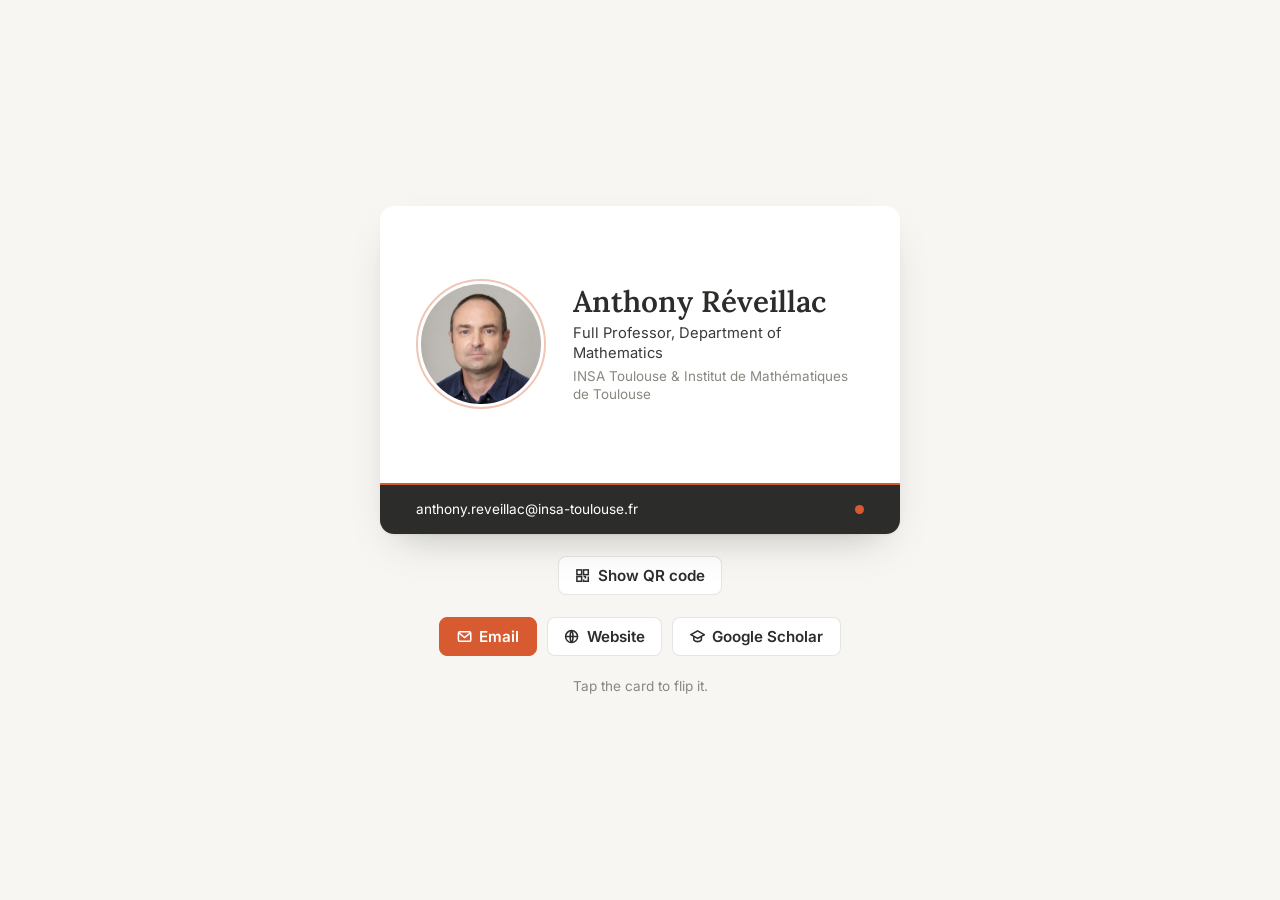
<file: card.html>
<!DOCTYPE html>
<html lang="en">
<head>
<meta charset="utf-8">
<meta name="viewport" content="width=device-width, initial-scale=1, viewport-fit=cover">
<title>Anthony Réveillac · Business card</title>
<link rel="preconnect" href="https://fonts.googleapis.com">
<link rel="preconnect" href="https://fonts.gstatic.com" crossorigin>
<link href="https://fonts.googleapis.com/css2?family=Lora:ital,wght@0,400;0,600;1,400&family=Inter:wght@400;500;600&display=swap" rel="stylesheet">
<style>
:root{
  --page:#F7F6F2; --card:#FFFFFF; --ink:#2C2C2A; --text:#3a3a38; --muted:#888780; --line:rgba(44,44,42,.12);
  --accent:#D85A30; --accent-dk:#993C1D; --band:#2C2C2A; --btn:#FFFFFF; --shadow:0 1px 2px rgba(44,44,42,.06),0 18px 40px -20px rgba(44,44,42,.35);
  box-sizing:border-box;
  padding-top:env(safe-area-inset-top,0px); padding-bottom:env(safe-area-inset-bottom,0px);
}
@media (prefers-color-scheme:dark){
  :root:not([data-theme="light"]){
    --page:#1E1E1D; --card:#2C2C2A; --ink:#F4F2EC; --text:#E2E0DA; --muted:#A8A7A0; --line:rgba(255,255,255,.14);
    --accent:#E0703F; --accent-dk:#D85A30; --band:#1A1A19; --btn:#2C2C2A; --shadow:0 1px 2px rgba(0,0,0,.4),0 20px 44px -18px rgba(0,0,0,.7);
  }
}
:root[data-theme="dark"]{
  --page:#1E1E1D; --card:#2C2C2A; --ink:#F4F2EC; --text:#E2E0DA; --muted:#A8A7A0; --line:rgba(255,255,255,.14);
    --accent:#E0703F; --accent-dk:#D85A30; --band:#1A1A19; --btn:#2C2C2A; --shadow:0 1px 2px rgba(0,0,0,.4),0 20px 44px -18px rgba(0,0,0,.7);
}
*,*::before,*::after{box-sizing:inherit}
html{height:100%;scroll-padding-top:env(safe-area-inset-top,0px)}
body{
  margin:0;min-height:100%;background:var(--page);color:var(--ink);
  font-family:"Inter",system-ui,-apple-system,sans-serif;
  display:flex;flex-direction:column;align-items:center;justify-content:center;
  padding:28px 16px;gap:22px;
}
.stage{width:min(100%,520px);perspective:1400px}
.card{
  position:relative;width:100%;aspect-ratio:85.6/54;
  transform-style:preserve-3d;transition:transform .7s cubic-bezier(.3,.7,.2,1);
  cursor:pointer;border-radius:14px;outline:none;
}
.card.flipped{transform:rotateY(180deg)}
.card:focus-visible{box-shadow:0 0 0 3px var(--page),0 0 0 5px var(--accent)}
.face{
  position:absolute;inset:0;border-radius:14px;background:var(--card);
  box-shadow:var(--shadow);
  backface-visibility:hidden;-webkit-backface-visibility:hidden;
  -moz-backface-visibility:hidden;
  transform:translateZ(0);-webkit-transform:translateZ(0);
  overflow:hidden;
}
.card.flipped .front{visibility:hidden}
.card:not(.flipped) .back{visibility:hidden}
.card.flipped .front, .card:not(.flipped) .back{
  transition:visibility 0s .35s;
}
.card:not(.flipped) .front, .card.flipped .back{
  visibility:visible;
  transition:visibility 0s 0s;
}
.front{display:flex;flex-direction:column}
.main{flex:1;min-height:0;display:flex;align-items:center;gap:6%;padding:0 7%}
.photo{width:29%;aspect-ratio:1;flex:none;border-radius:50%;padding:3px;border:2px solid rgba(216,90,48,.35)}
.photo img{width:100%;height:100%;border-radius:50%;object-fit:cover;display:block}
.id{min-width:0}
.name{font-family:"Lora",Georgia,serif;font-weight:600;color:var(--ink);
  font-size:clamp(1.2rem,5vw,1.85rem);line-height:1.1;margin:0}
.role{margin:.45em 0 0;font-size:clamp(.74rem,2.6vw,.92rem);line-height:1.35;color:var(--text)}
.org{margin:.2em 0 0;font-size:clamp(.68rem,2.35vw,.84rem);color:var(--muted);line-height:1.35}
.band{background:var(--band);border-top:2px solid var(--accent);padding:3.2% 7%;display:flex;align-items:center;justify-content:space-between;gap:1em}
.mail{color:#fff;text-decoration:none;font-size:clamp(.68rem,2.4vw,.85rem);position:relative;z-index:2}
.mail:hover{color:#FAECE7;text-decoration:underline;text-underline-offset:3px}
.dot{width:9px;height:9px;border-radius:50%;background:var(--accent);flex:none}
.back{transform:rotateY(180deg);display:flex;align-items:center;justify-content:center;gap:6%;padding:6%}
.qrbox{height:100%;aspect-ratio:1;background:#fff;border-radius:8px;padding:2.5%;flex:none}
.qrbox svg{display:block;width:100%;height:100%}
.qrbox svg path{fill:#2C2C2A}
.qrinfo{max-width:42%}
.qrinfo h2{color:var(--ink);font-family:"Lora",Georgia,serif;font-weight:600;font-size:clamp(1rem,4vw,1.4rem);margin:0 0 .35em;line-height:1.15}
.qrinfo p{margin:0;color:var(--muted);font-size:clamp(.72rem,2.5vw,.9rem);line-height:1.4}
[hidden]{display:none!important}
.controls{width:min(100%,520px);display:flex;flex-wrap:wrap;gap:10px;justify-content:center}
.btn{
  font:inherit;font-size:.95rem;font-weight:600;color:var(--ink);background:var(--btn);
  border:1px solid var(--line);border-radius:8px;padding:.6em 1.1em;transition:border-color .2s,color .2s;cursor:pointer;
  text-decoration:none;display:inline-flex;align-items:center;gap:.45em;
}
.btn:hover{border-color:var(--accent);color:var(--accent)}
.btn--coral{background:var(--accent);border-color:var(--accent);color:#fff}
.btn--coral:hover{background:var(--accent-dk);border-color:var(--accent-dk);color:#fff}
.btn:focus-visible{outline:2px solid var(--accent);outline-offset:2px}
.btn svg{width:1em;height:1em;flex:none}
.seg{display:inline-flex;border:1px solid var(--line);border-radius:10px;padding:3px;background:var(--btn)}
.seg button{font:inherit;font-size:.9rem;font-weight:600;border:0;background:none;color:var(--muted);
  padding:.45em 1em;border-radius:7px;cursor:pointer}
.seg button[aria-pressed="true"]{background:var(--accent);color:#fff}
.seg button:focus-visible{outline:2px solid var(--accent);outline-offset:1px}
.hint{font-size:.85rem;color:var(--muted);margin:0;text-align:center}
@media (max-width:420px){ .main{gap:5%;padding:0 6%} .back{gap:5%;padding:5.5%} .qrinfo{max-width:46%} }
@media (prefers-reduced-motion:reduce){
  .card,.btn{transition:none}
}
</style>
</head>
<body>
<div class="stage">
  <div class="card" id="card" role="button" tabindex="0" aria-label="Business card. Press to flip and show the QR code.">
    <div class="face front">
      <div class="main">
        <div class="photo"><img alt="Anthony Réveillac" src="[data-uri]"></div>
        <div class="id">
          <h1 class="name">Anthony Réveillac</h1>
          <p class="role">Full Professor, Department of Mathematics</p>
          <p class="org">INSA Toulouse &amp; Institut de Mathématiques de Toulouse</p>
        </div>
      </div>
      <div class="band">
        <a class="mail" href="mailto:anthony.reveillac@insa-toulouse.fr">anthony.reveillac@insa-toulouse.fr</a>
        <span class="dot" aria-hidden="true"></span>
      </div>
    </div>
    <div class="face back">
      <div class="qrbox">
        <svg id="qr-site" viewBox="0 0 37 37" shape-rendering="crispEdges" role="img" aria-label="QR code to the academic website"><path d="M2 2h7v1h-7zM12 2h1v1h-1zM16 2h1v1h-1zM18 2h1v1h-1zM20 2h4v1h-4zM25 2h1v1h-1zM28 2h7v1h-7zM2 3h1v1h-1zM8 3h1v1h-1zM12 3h2v1h-2zM17 3h1v1h-1zM20 3h1v1h-1zM28 3h1v1h-1zM34 3h1v1h-1zM2 4h1v1h-1zM4 4h3v1h-3zM8 4h1v1h-1zM10 4h1v1h-1zM12 4h2v1h-2zM16 4h2v1h-2zM22 4h4v1h-4zM28 4h1v1h-1zM30 4h3v1h-3zM34 4h1v1h-1zM2 5h1v1h-1zM4 5h3v1h-3zM8 5h1v1h-1zM10 5h1v1h-1zM12 5h3v1h-3zM20 5h2v1h-2zM24 5h2v1h-2zM28 5h1v1h-1zM30 5h3v1h-3zM34 5h1v1h-1zM2 6h1v1h-1zM4 6h3v1h-3zM8 6h1v1h-1zM10 6h1v1h-1zM12 6h1v1h-1zM14 6h1v1h-1zM16 6h4v1h-4zM22 6h1v1h-1zM25 6h1v1h-1zM28 6h1v1h-1zM30 6h3v1h-3zM34 6h1v1h-1zM2 7h1v1h-1zM8 7h1v1h-1zM10 7h3v1h-3zM16 7h1v1h-1zM21 7h1v1h-1zM24 7h1v1h-1zM28 7h1v1h-1zM34 7h1v1h-1zM2 8h7v1h-7zM10 8h1v1h-1zM12 8h1v1h-1zM14 8h1v1h-1zM16 8h1v1h-1zM18 8h1v1h-1zM20 8h1v1h-1zM22 8h1v1h-1zM24 8h1v1h-1zM26 8h1v1h-1zM28 8h7v1h-7zM10 9h5v1h-5zM16 9h1v1h-1zM18 9h1v1h-1zM20 9h4v1h-4zM2 10h1v1h-1zM4 10h5v1h-5zM12 10h5v1h-5zM19 10h1v1h-1zM21 10h1v1h-1zM24 10h3v1h-3zM28 10h5v1h-5zM3 11h2v1h-2zM6 11h1v1h-1zM12 11h4v1h-4zM18 11h5v1h-5zM24 11h2v1h-2zM28 11h2v1h-2zM31 11h2v1h-2zM34 11h1v1h-1zM2 12h1v1h-1zM7 12h4v1h-4zM15 12h3v1h-3zM19 12h1v1h-1zM22 12h2v1h-2zM26 12h2v1h-2zM30 12h1v1h-1zM32 12h2v1h-2zM2 13h3v1h-3zM7 13h1v1h-1zM10 13h3v1h-3zM14 13h2v1h-2zM17 13h4v1h-4zM23 13h2v1h-2zM26 13h1v1h-1zM30 13h4v1h-4zM3 14h1v1h-1zM5 14h4v1h-4zM14 14h1v1h-1zM16 14h3v1h-3zM21 14h2v1h-2zM24 14h4v1h-4zM29 14h3v1h-3zM34 14h1v1h-1zM2 15h2v1h-2zM7 15h1v1h-1zM9 15h4v1h-4zM17 15h1v1h-1zM20 15h1v1h-1zM24 15h3v1h-3zM28 15h1v1h-1zM31 15h1v1h-1zM33 15h2v1h-2zM2 16h1v1h-1zM6 16h1v1h-1zM8 16h2v1h-2zM11 16h1v1h-1zM13 16h1v1h-1zM17 16h2v1h-2zM20 16h1v1h-1zM22 16h2v1h-2zM27 16h2v1h-2zM31 16h1v1h-1zM33 16h1v1h-1zM4 17h1v1h-1zM7 17h1v1h-1zM9 17h1v1h-1zM11 17h2v1h-2zM15 17h1v1h-1zM17 17h1v1h-1zM23 17h7v1h-7zM32 17h1v1h-1zM5 18h1v1h-1zM7 18h2v1h-2zM10 18h3v1h-3zM16 18h4v1h-4zM24 18h1v1h-1zM26 18h2v1h-2zM29 18h2v1h-2zM34 18h1v1h-1zM4 19h1v1h-1zM9 19h4v1h-4zM14 19h3v1h-3zM18 19h1v1h-1zM20 19h6v1h-6zM28 19h2v1h-2zM31 19h2v1h-2zM34 19h1v1h-1zM3 20h3v1h-3zM8 20h1v1h-1zM12 20h3v1h-3zM17 20h2v1h-2zM20 20h1v1h-1zM22 20h3v1h-3zM26 20h2v1h-2zM29 20h2v1h-2zM32 20h2v1h-2zM2 21h2v1h-2zM7 21h1v1h-1zM12 21h2v1h-2zM17 21h1v1h-1zM22 21h2v1h-2zM27 21h1v1h-1zM29 21h4v1h-4zM34 21h1v1h-1zM2 22h3v1h-3zM7 22h2v1h-2zM10 22h1v1h-1zM12 22h2v1h-2zM16 22h1v1h-1zM20 22h1v1h-1zM24 22h1v1h-1zM26 22h2v1h-2zM29 22h3v1h-3zM33 22h2v1h-2zM2 23h1v1h-1zM5 23h1v1h-1zM10 23h1v1h-1zM17 23h2v1h-2zM22 23h2v1h-2zM25 23h1v1h-1zM28 23h1v1h-1zM31 23h1v1h-1zM34 23h1v1h-1zM2 24h1v1h-1zM4 24h3v1h-3zM8 24h2v1h-2zM13 24h3v1h-3zM19 24h3v1h-3zM30 24h2v1h-2zM33 24h1v1h-1zM2 25h1v1h-1zM4 25h1v1h-1zM7 25h1v1h-1zM9 25h1v1h-1zM14 25h1v1h-1zM16 25h1v1h-1zM18 25h1v1h-1zM21 25h3v1h-3zM26 25h2v1h-2zM29 25h1v1h-1zM31 25h3v1h-3zM2 26h1v1h-1zM4 26h3v1h-3zM8 26h2v1h-2zM12 26h1v1h-1zM14 26h2v1h-2zM19 26h3v1h-3zM24 26h7v1h-7zM10 27h2v1h-2zM13 27h1v1h-1zM15 27h2v1h-2zM18 27h6v1h-6zM25 27h2v1h-2zM30 27h1v1h-1zM32 27h1v1h-1zM34 27h1v1h-1zM2 28h7v1h-7zM11 28h2v1h-2zM15 28h1v1h-1zM17 28h3v1h-3zM23 28h4v1h-4zM28 28h1v1h-1zM30 28h1v1h-1zM32 28h1v1h-1zM2 29h1v1h-1zM8 29h1v1h-1zM10 29h2v1h-2zM15 29h2v1h-2zM18 29h9v1h-9zM30 29h3v1h-3zM34 29h1v1h-1zM2 30h1v1h-1zM4 30h3v1h-3zM8 30h1v1h-1zM10 30h4v1h-4zM17 30h2v1h-2zM26 30h6v1h-6zM2 31h1v1h-1zM4 31h3v1h-3zM8 31h1v1h-1zM10 31h2v1h-2zM14 31h2v1h-2zM17 31h1v1h-1zM19 31h2v1h-2zM23 31h1v1h-1zM27 31h1v1h-1zM30 31h1v1h-1zM32 31h3v1h-3zM2 32h1v1h-1zM4 32h3v1h-3zM8 32h1v1h-1zM10 32h2v1h-2zM13 32h7v1h-7zM22 32h4v1h-4zM28 32h2v1h-2zM31 32h2v1h-2zM2 33h1v1h-1zM8 33h1v1h-1zM13 33h1v1h-1zM16 33h2v1h-2zM20 33h5v1h-5zM27 33h2v1h-2zM30 33h3v1h-3zM2 34h7v1h-7zM10 34h1v1h-1zM12 34h1v1h-1zM14 34h2v1h-2zM17 34h1v1h-1zM19 34h1v1h-1zM21 34h2v1h-2zM24 34h4v1h-4zM29 34h1v1h-1zM33 34h1v1h-1z"/></svg>
        <svg id="qr-contact" viewBox="0 0 69 69" shape-rendering="crispEdges" role="img" aria-label="QR code to save the contact" hidden><path d="M2 2h7v1h-7zM12 2h2v1h-2zM15 2h2v1h-2zM20 2h2v1h-2zM25 2h1v1h-1zM29 2h6v1h-6zM36 2h3v1h-3zM40 2h1v1h-1zM42 2h3v1h-3zM47 2h6v1h-6zM54 2h2v1h-2zM57 2h1v1h-1zM60 2h7v1h-7zM2 3h1v1h-1zM8 3h1v1h-1zM11 3h3v1h-3zM16 3h2v1h-2zM19 3h1v1h-1zM22 3h1v1h-1zM26 3h3v1h-3zM30 3h1v1h-1zM32 3h1v1h-1zM34 3h1v1h-1zM36 3h2v1h-2zM42 3h2v1h-2zM45 3h1v1h-1zM47 3h2v1h-2zM52 3h1v1h-1zM54 3h2v1h-2zM58 3h1v1h-1zM60 3h1v1h-1zM66 3h1v1h-1zM2 4h1v1h-1zM4 4h3v1h-3zM8 4h1v1h-1zM12 4h1v1h-1zM14 4h2v1h-2zM17 4h1v1h-1zM21 4h3v1h-3zM25 4h2v1h-2zM28 4h1v1h-1zM31 4h1v1h-1zM37 4h1v1h-1zM39 4h2v1h-2zM46 4h3v1h-3zM53 4h1v1h-1zM55 4h2v1h-2zM58 4h1v1h-1zM60 4h1v1h-1zM62 4h3v1h-3zM66 4h1v1h-1zM2 5h1v1h-1zM4 5h3v1h-3zM8 5h1v1h-1zM11 5h3v1h-3zM15 5h3v1h-3zM19 5h6v1h-6zM28 5h1v1h-1zM34 5h3v1h-3zM39 5h2v1h-2zM44 5h1v1h-1zM51 5h2v1h-2zM56 5h2v1h-2zM60 5h1v1h-1zM62 5h3v1h-3zM66 5h1v1h-1zM2 6h1v1h-1zM4 6h3v1h-3zM8 6h1v1h-1zM11 6h3v1h-3zM15 6h1v1h-1zM17 6h2v1h-2zM26 6h4v1h-4zM32 6h6v1h-6zM39 6h2v1h-2zM43 6h3v1h-3zM47 6h1v1h-1zM52 6h1v1h-1zM54 6h1v1h-1zM58 6h1v1h-1zM60 6h1v1h-1zM62 6h3v1h-3zM66 6h1v1h-1zM2 7h1v1h-1zM8 7h1v1h-1zM10 7h1v1h-1zM12 7h1v1h-1zM15 7h4v1h-4zM20 7h1v1h-1zM22 7h5v1h-5zM31 7h2v1h-2zM36 7h2v1h-2zM42 7h1v1h-1zM46 7h1v1h-1zM49 7h4v1h-4zM54 7h3v1h-3zM60 7h1v1h-1zM66 7h1v1h-1zM2 8h7v1h-7zM10 8h1v1h-1zM12 8h1v1h-1zM14 8h1v1h-1zM16 8h1v1h-1zM18 8h1v1h-1zM20 8h1v1h-1zM22 8h1v1h-1zM24 8h1v1h-1zM26 8h1v1h-1zM28 8h1v1h-1zM30 8h1v1h-1zM32 8h1v1h-1zM34 8h1v1h-1zM36 8h1v1h-1zM38 8h1v1h-1zM40 8h1v1h-1zM42 8h1v1h-1zM44 8h1v1h-1zM46 8h1v1h-1zM48 8h1v1h-1zM50 8h1v1h-1zM52 8h1v1h-1zM54 8h1v1h-1zM56 8h1v1h-1zM58 8h1v1h-1zM60 8h7v1h-7zM12 9h4v1h-4zM20 9h2v1h-2zM23 9h1v1h-1zM25 9h1v1h-1zM30 9h1v1h-1zM32 9h1v1h-1zM36 9h1v1h-1zM38 9h1v1h-1zM40 9h1v1h-1zM46 9h1v1h-1zM49 9h1v1h-1zM52 9h2v1h-2zM56 9h1v1h-1zM58 9h1v1h-1zM2 10h1v1h-1zM5 10h1v1h-1zM7 10h2v1h-2zM10 10h1v1h-1zM12 10h1v1h-1zM14 10h1v1h-1zM18 10h1v1h-1zM20 10h2v1h-2zM25 10h1v1h-1zM27 10h1v1h-1zM31 10h6v1h-6zM38 10h2v1h-2zM41 10h5v1h-5zM50 10h5v1h-5zM58 10h2v1h-2zM61 10h1v1h-1zM2 11h4v1h-4zM10 11h7v1h-7zM19 11h2v1h-2zM24 11h2v1h-2zM27 11h2v1h-2zM31 11h1v1h-1zM33 11h2v1h-2zM39 11h1v1h-1zM42 11h1v1h-1zM46 11h2v1h-2zM50 11h2v1h-2zM57 11h1v1h-1zM63 11h4v1h-4zM3 12h8v1h-8zM13 12h1v1h-1zM15 12h1v1h-1zM18 12h2v1h-2zM22 12h1v1h-1zM27 12h2v1h-2zM30 12h1v1h-1zM32 12h1v1h-1zM35 12h1v1h-1zM37 12h3v1h-3zM41 12h2v1h-2zM45 12h4v1h-4zM50 12h1v1h-1zM54 12h1v1h-1zM60 12h4v1h-4zM65 12h1v1h-1zM3 13h3v1h-3zM7 13h1v1h-1zM10 13h4v1h-4zM15 13h1v1h-1zM17 13h1v1h-1zM21 13h1v1h-1zM23 13h4v1h-4zM29 13h3v1h-3zM35 13h2v1h-2zM39 13h2v1h-2zM42 13h1v1h-1zM45 13h3v1h-3zM50 13h1v1h-1zM52 13h3v1h-3zM57 13h2v1h-2zM61 13h2v1h-2zM64 13h2v1h-2zM2 14h2v1h-2zM5 14h2v1h-2zM8 14h1v1h-1zM15 14h2v1h-2zM18 14h3v1h-3zM23 14h1v1h-1zM26 14h1v1h-1zM28 14h1v1h-1zM30 14h1v1h-1zM32 14h7v1h-7zM42 14h2v1h-2zM45 14h3v1h-3zM49 14h8v1h-8zM59 14h1v1h-1zM61 14h2v1h-2zM65 14h2v1h-2zM4 15h2v1h-2zM7 15h1v1h-1zM9 15h1v1h-1zM14 15h1v1h-1zM17 15h5v1h-5zM23 15h1v1h-1zM30 15h1v1h-1zM32 15h1v1h-1zM36 15h2v1h-2zM39 15h1v1h-1zM41 15h5v1h-5zM48 15h1v1h-1zM50 15h2v1h-2zM55 15h1v1h-1zM60 15h2v1h-2zM65 15h2v1h-2zM2 16h4v1h-4zM7 16h3v1h-3zM11 16h1v1h-1zM14 16h2v1h-2zM17 16h4v1h-4zM22 16h4v1h-4zM27 16h2v1h-2zM30 16h1v1h-1zM34 16h2v1h-2zM37 16h5v1h-5zM43 16h1v1h-1zM45 16h1v1h-1zM49 16h2v1h-2zM52 16h2v1h-2zM55 16h1v1h-1zM58 16h1v1h-1zM60 16h1v1h-1zM62 16h5v1h-5zM5 17h1v1h-1zM9 17h1v1h-1zM12 17h2v1h-2zM16 17h2v1h-2zM21 17h2v1h-2zM24 17h5v1h-5zM33 17h2v1h-2zM37 17h6v1h-6zM44 17h2v1h-2zM47 17h1v1h-1zM49 17h10v1h-10zM60 17h1v1h-1zM62 17h1v1h-1zM65 17h1v1h-1zM6 18h3v1h-3zM11 18h2v1h-2zM15 18h1v1h-1zM18 18h1v1h-1zM22 18h1v1h-1zM24 18h3v1h-3zM28 18h1v1h-1zM30 18h1v1h-1zM34 18h2v1h-2zM37 18h2v1h-2zM40 18h1v1h-1zM42 18h3v1h-3zM46 18h1v1h-1zM50 18h1v1h-1zM52 18h2v1h-2zM55 18h3v1h-3zM60 18h4v1h-4zM65 18h2v1h-2zM2 19h2v1h-2zM5 19h1v1h-1zM9 19h2v1h-2zM13 19h1v1h-1zM16 19h3v1h-3zM21 19h2v1h-2zM24 19h1v1h-1zM27 19h1v1h-1zM31 19h3v1h-3zM37 19h2v1h-2zM40 19h1v1h-1zM42 19h2v1h-2zM45 19h2v1h-2zM49 19h1v1h-1zM52 19h2v1h-2zM55 19h1v1h-1zM58 19h1v1h-1zM62 19h5v1h-5zM2 20h4v1h-4zM7 20h2v1h-2zM16 20h1v1h-1zM19 20h7v1h-7zM29 20h3v1h-3zM33 20h1v1h-1zM38 20h1v1h-1zM42 20h1v1h-1zM46 20h1v1h-1zM49 20h3v1h-3zM53 20h2v1h-2zM59 20h1v1h-1zM61 20h1v1h-1zM66 20h1v1h-1zM5 21h1v1h-1zM7 21h1v1h-1zM10 21h1v1h-1zM13 21h2v1h-2zM16 21h1v1h-1zM23 21h1v1h-1zM27 21h1v1h-1zM29 21h1v1h-1zM35 21h4v1h-4zM40 21h1v1h-1zM44 21h1v1h-1zM50 21h2v1h-2zM55 21h1v1h-1zM59 21h1v1h-1zM62 21h2v1h-2zM66 21h1v1h-1zM4 22h1v1h-1zM8 22h1v1h-1zM10 22h1v1h-1zM12 22h2v1h-2zM16 22h5v1h-5zM24 22h2v1h-2zM27 22h1v1h-1zM32 22h2v1h-2zM35 22h2v1h-2zM38 22h5v1h-5zM44 22h4v1h-4zM50 22h1v1h-1zM52 22h5v1h-5zM58 22h3v1h-3zM62 22h1v1h-1zM65 22h2v1h-2zM2 23h1v1h-1zM5 23h3v1h-3zM9 23h3v1h-3zM15 23h1v1h-1zM19 23h1v1h-1zM21 23h1v1h-1zM24 23h3v1h-3zM34 23h1v1h-1zM45 23h1v1h-1zM54 23h1v1h-1zM57 23h1v1h-1zM61 23h3v1h-3zM4 24h1v1h-1zM6 24h5v1h-5zM12 24h5v1h-5zM19 24h1v1h-1zM22 24h2v1h-2zM26 24h4v1h-4zM34 24h4v1h-4zM40 24h1v1h-1zM44 24h1v1h-1zM46 24h6v1h-6zM53 24h6v1h-6zM61 24h2v1h-2zM65 24h1v1h-1zM2 25h3v1h-3zM6 25h2v1h-2zM9 25h4v1h-4zM15 25h1v1h-1zM17 25h1v1h-1zM20 25h1v1h-1zM22 25h4v1h-4zM28 25h2v1h-2zM31 25h1v1h-1zM33 25h1v1h-1zM38 25h1v1h-1zM40 25h1v1h-1zM42 25h1v1h-1zM47 25h1v1h-1zM54 25h2v1h-2zM61 25h4v1h-4zM66 25h1v1h-1zM2 26h3v1h-3zM8 26h4v1h-4zM14 26h2v1h-2zM26 26h3v1h-3zM31 26h1v1h-1zM33 26h4v1h-4zM39 26h8v1h-8zM48 26h3v1h-3zM52 26h1v1h-1zM54 26h3v1h-3zM60 26h4v1h-4zM65 26h1v1h-1zM2 27h3v1h-3zM6 27h1v1h-1zM10 27h1v1h-1zM13 27h2v1h-2zM16 27h1v1h-1zM18 27h4v1h-4zM28 27h1v1h-1zM30 27h1v1h-1zM33 27h1v1h-1zM35 27h2v1h-2zM38 27h2v1h-2zM41 27h1v1h-1zM43 27h1v1h-1zM46 27h1v1h-1zM48 27h4v1h-4zM58 27h1v1h-1zM60 27h1v1h-1zM65 27h1v1h-1zM5 28h4v1h-4zM13 28h3v1h-3zM17 28h2v1h-2zM21 28h1v1h-1zM24 28h1v1h-1zM26 28h1v1h-1zM29 28h2v1h-2zM32 28h1v1h-1zM34 28h2v1h-2zM37 28h2v1h-2zM40 28h2v1h-2zM43 28h1v1h-1zM45 28h2v1h-2zM50 28h1v1h-1zM52 28h1v1h-1zM57 28h2v1h-2zM61 28h2v1h-2zM64 28h3v1h-3zM4 29h1v1h-1zM6 29h1v1h-1zM9 29h1v1h-1zM13 29h2v1h-2zM19 29h4v1h-4zM24 29h1v1h-1zM26 29h5v1h-5zM33 29h3v1h-3zM38 29h2v1h-2zM41 29h2v1h-2zM45 29h1v1h-1zM47 29h3v1h-3zM56 29h2v1h-2zM61 29h1v1h-1zM2 30h1v1h-1zM4 30h1v1h-1zM7 30h2v1h-2zM11 30h1v1h-1zM16 30h3v1h-3zM20 30h2v1h-2zM23 30h2v1h-2zM26 30h1v1h-1zM28 30h2v1h-2zM33 30h4v1h-4zM38 30h1v1h-1zM40 30h1v1h-1zM43 30h2v1h-2zM46 30h2v1h-2zM49 30h5v1h-5zM55 30h1v1h-1zM57 30h3v1h-3zM61 30h4v1h-4zM4 31h4v1h-4zM9 31h1v1h-1zM14 31h3v1h-3zM18 31h4v1h-4zM27 31h3v1h-3zM33 31h2v1h-2zM38 31h1v1h-1zM40 31h1v1h-1zM42 31h2v1h-2zM46 31h1v1h-1zM50 31h1v1h-1zM52 31h1v1h-1zM58 31h1v1h-1zM62 31h3v1h-3zM2 32h1v1h-1zM5 32h8v1h-8zM14 32h1v1h-1zM17 32h2v1h-2zM22 32h1v1h-1zM24 32h1v1h-1zM26 32h2v1h-2zM29 32h2v1h-2zM32 32h6v1h-6zM42 32h1v1h-1zM47 32h1v1h-1zM49 32h2v1h-2zM54 32h1v1h-1zM57 32h6v1h-6zM64 32h1v1h-1zM66 32h1v1h-1zM2 33h1v1h-1zM5 33h2v1h-2zM10 33h1v1h-1zM12 33h4v1h-4zM19 33h5v1h-5zM27 33h4v1h-4zM32 33h1v1h-1zM36 33h2v1h-2zM39 33h5v1h-5zM45 33h1v1h-1zM49 33h1v1h-1zM51 33h1v1h-1zM56 33h3v1h-3zM62 33h2v1h-2zM66 33h1v1h-1zM2 34h1v1h-1zM6 34h1v1h-1zM8 34h1v1h-1zM10 34h1v1h-1zM13 34h1v1h-1zM16 34h1v1h-1zM19 34h1v1h-1zM21 34h1v1h-1zM23 34h2v1h-2zM31 34h2v1h-2zM34 34h1v1h-1zM36 34h1v1h-1zM40 34h3v1h-3zM45 34h1v1h-1zM50 34h2v1h-2zM53 34h2v1h-2zM56 34h1v1h-1zM58 34h1v1h-1zM60 34h1v1h-1zM62 34h1v1h-1zM66 34h1v1h-1zM2 35h1v1h-1zM5 35h2v1h-2zM10 35h1v1h-1zM15 35h2v1h-2zM18 35h2v1h-2zM23 35h2v1h-2zM27 35h2v1h-2zM31 35h2v1h-2zM36 35h3v1h-3zM40 35h3v1h-3zM45 35h2v1h-2zM49 35h3v1h-3zM57 35h2v1h-2zM62 35h1v1h-1zM65 35h2v1h-2zM3 36h2v1h-2zM6 36h5v1h-5zM16 36h1v1h-1zM20 36h1v1h-1zM23 36h2v1h-2zM26 36h3v1h-3zM30 36h1v1h-1zM32 36h6v1h-6zM39 36h2v1h-2zM44 36h2v1h-2zM51 36h1v1h-1zM54 36h2v1h-2zM57 36h6v1h-6zM64 36h2v1h-2zM3 37h1v1h-1zM5 37h1v1h-1zM10 37h2v1h-2zM13 37h1v1h-1zM17 37h4v1h-4zM22 37h3v1h-3zM28 37h1v1h-1zM30 37h1v1h-1zM32 37h1v1h-1zM34 37h3v1h-3zM38 37h7v1h-7zM47 37h1v1h-1zM50 37h1v1h-1zM52 37h4v1h-4zM59 37h2v1h-2zM62 37h3v1h-3zM7 38h2v1h-2zM11 38h1v1h-1zM15 38h1v1h-1zM17 38h2v1h-2zM21 38h5v1h-5zM28 38h4v1h-4zM37 38h2v1h-2zM40 38h3v1h-3zM45 38h2v1h-2zM49 38h2v1h-2zM52 38h3v1h-3zM58 38h1v1h-1zM63 38h1v1h-1zM66 38h1v1h-1zM4 39h1v1h-1zM12 39h1v1h-1zM14 39h2v1h-2zM17 39h1v1h-1zM23 39h2v1h-2zM27 39h1v1h-1zM30 39h2v1h-2zM33 39h1v1h-1zM36 39h3v1h-3zM41 39h3v1h-3zM45 39h1v1h-1zM48 39h1v1h-1zM50 39h1v1h-1zM54 39h1v1h-1zM60 39h1v1h-1zM64 39h1v1h-1zM4 40h2v1h-2zM8 40h1v1h-1zM10 40h1v1h-1zM15 40h1v1h-1zM17 40h12v1h-12zM33 40h1v1h-1zM35 40h2v1h-2zM41 40h1v1h-1zM45 40h1v1h-1zM47 40h2v1h-2zM54 40h5v1h-5zM60 40h1v1h-1zM62 40h1v1h-1zM66 40h1v1h-1zM2 41h4v1h-4zM7 41h1v1h-1zM9 41h1v1h-1zM13 41h1v1h-1zM15 41h1v1h-1zM17 41h1v1h-1zM19 41h1v1h-1zM21 41h1v1h-1zM23 41h1v1h-1zM28 41h3v1h-3zM36 41h1v1h-1zM38 41h2v1h-2zM41 41h4v1h-4zM46 41h9v1h-9zM56 41h1v1h-1zM59 41h3v1h-3zM65 41h1v1h-1zM2 42h1v1h-1zM5 42h1v1h-1zM7 42h4v1h-4zM12 42h2v1h-2zM16 42h1v1h-1zM19 42h2v1h-2zM22 42h3v1h-3zM26 42h1v1h-1zM28 42h3v1h-3zM33 42h1v1h-1zM35 42h7v1h-7zM44 42h1v1h-1zM46 42h1v1h-1zM48 42h3v1h-3zM53 42h1v1h-1zM57 42h2v1h-2zM62 42h2v1h-2zM65 42h2v1h-2zM2 43h5v1h-5zM9 43h2v1h-2zM14 43h2v1h-2zM19 43h1v1h-1zM21 43h1v1h-1zM24 43h1v1h-1zM26 43h2v1h-2zM29 43h1v1h-1zM33 43h1v1h-1zM35 43h4v1h-4zM40 43h2v1h-2zM43 43h1v1h-1zM45 43h1v1h-1zM49 43h1v1h-1zM51 43h2v1h-2zM55 43h1v1h-1zM59 43h1v1h-1zM61 43h1v1h-1zM63 43h1v1h-1zM66 43h1v1h-1zM2 44h1v1h-1zM5 44h2v1h-2zM8 44h7v1h-7zM16 44h6v1h-6zM23 44h1v1h-1zM25 44h3v1h-3zM29 44h1v1h-1zM31 44h1v1h-1zM33 44h1v1h-1zM35 44h1v1h-1zM37 44h1v1h-1zM39 44h4v1h-4zM45 44h1v1h-1zM48 44h1v1h-1zM50 44h1v1h-1zM52 44h4v1h-4zM57 44h6v1h-6zM64 44h3v1h-3zM2 45h2v1h-2zM5 45h3v1h-3zM9 45h5v1h-5zM15 45h1v1h-1zM18 45h2v1h-2zM24 45h3v1h-3zM28 45h2v1h-2zM31 45h1v1h-1zM35 45h2v1h-2zM39 45h1v1h-1zM41 45h4v1h-4zM48 45h1v1h-1zM50 45h4v1h-4zM55 45h1v1h-1zM57 45h2v1h-2zM63 45h1v1h-1zM65 45h1v1h-1zM2 46h1v1h-1zM4 46h7v1h-7zM12 46h1v1h-1zM18 46h1v1h-1zM21 46h1v1h-1zM24 46h2v1h-2zM27 46h4v1h-4zM33 46h1v1h-1zM36 46h1v1h-1zM38 46h1v1h-1zM41 46h2v1h-2zM44 46h2v1h-2zM47 46h2v1h-2zM50 46h1v1h-1zM53 46h4v1h-4zM58 46h2v1h-2zM61 46h1v1h-1zM63 46h3v1h-3zM2 47h6v1h-6zM11 47h1v1h-1zM13 47h3v1h-3zM18 47h1v1h-1zM24 47h2v1h-2zM27 47h1v1h-1zM32 47h2v1h-2zM35 47h2v1h-2zM45 47h3v1h-3zM50 47h1v1h-1zM53 47h2v1h-2zM57 47h1v1h-1zM63 47h1v1h-1zM65 47h1v1h-1zM4 48h3v1h-3zM8 48h1v1h-1zM10 48h1v1h-1zM12 48h8v1h-8zM26 48h1v1h-1zM28 48h1v1h-1zM30 48h1v1h-1zM34 48h3v1h-3zM39 48h1v1h-1zM42 48h2v1h-2zM45 48h1v1h-1zM47 48h2v1h-2zM50 48h2v1h-2zM55 48h2v1h-2zM59 48h1v1h-1zM62 48h1v1h-1zM64 48h2v1h-2zM4 49h3v1h-3zM13 49h1v1h-1zM17 49h1v1h-1zM23 49h1v1h-1zM27 49h1v1h-1zM29 49h3v1h-3zM33 49h3v1h-3zM37 49h2v1h-2zM41 49h1v1h-1zM43 49h3v1h-3zM50 49h3v1h-3zM54 49h3v1h-3zM58 49h4v1h-4zM64 49h2v1h-2zM5 50h5v1h-5zM11 50h1v1h-1zM21 50h1v1h-1zM23 50h1v1h-1zM31 50h1v1h-1zM35 50h4v1h-4zM40 50h2v1h-2zM43 50h1v1h-1zM46 50h11v1h-11zM61 50h1v1h-1zM65 50h2v1h-2zM2 51h1v1h-1zM4 51h3v1h-3zM9 51h2v1h-2zM16 51h3v1h-3zM20 51h1v1h-1zM22 51h1v1h-1zM24 51h2v1h-2zM29 51h1v1h-1zM31 51h1v1h-1zM33 51h1v1h-1zM35 51h1v1h-1zM39 51h1v1h-1zM41 51h2v1h-2zM48 51h1v1h-1zM51 51h1v1h-1zM54 51h1v1h-1zM57 51h1v1h-1zM60 51h1v1h-1zM65 51h1v1h-1zM3 52h2v1h-2zM6 52h1v1h-1zM8 52h2v1h-2zM13 52h1v1h-1zM16 52h2v1h-2zM20 52h5v1h-5zM26 52h4v1h-4zM31 52h2v1h-2zM35 52h3v1h-3zM40 52h4v1h-4zM45 52h1v1h-1zM47 52h1v1h-1zM50 52h3v1h-3zM54 52h2v1h-2zM58 52h5v1h-5zM64 52h3v1h-3zM10 53h4v1h-4zM17 53h1v1h-1zM19 53h2v1h-2zM22 53h4v1h-4zM28 53h2v1h-2zM31 53h1v1h-1zM35 53h4v1h-4zM41 53h3v1h-3zM45 53h1v1h-1zM47 53h1v1h-1zM50 53h1v1h-1zM53 53h3v1h-3zM58 53h2v1h-2zM6 54h3v1h-3zM12 54h1v1h-1zM14 54h2v1h-2zM17 54h1v1h-1zM20 54h1v1h-1zM22 54h4v1h-4zM27 54h1v1h-1zM30 54h4v1h-4zM35 54h7v1h-7zM43 54h2v1h-2zM46 54h1v1h-1zM48 54h3v1h-3zM52 54h2v1h-2zM56 54h4v1h-4zM63 54h2v1h-2zM66 54h1v1h-1zM3 55h1v1h-1zM7 55h1v1h-1zM9 55h1v1h-1zM17 55h1v1h-1zM19 55h3v1h-3zM23 55h2v1h-2zM27 55h1v1h-1zM33 55h5v1h-5zM40 55h2v1h-2zM43 55h1v1h-1zM47 55h1v1h-1zM49 55h2v1h-2zM52 55h2v1h-2zM55 55h1v1h-1zM59 55h1v1h-1zM61 55h1v1h-1zM63 55h1v1h-1zM65 55h1v1h-1zM4 56h2v1h-2zM7 56h3v1h-3zM11 56h1v1h-1zM14 56h2v1h-2zM18 56h2v1h-2zM22 56h2v1h-2zM25 56h1v1h-1zM28 56h1v1h-1zM30 56h1v1h-1zM33 56h8v1h-8zM42 56h1v1h-1zM44 56h1v1h-1zM48 56h2v1h-2zM51 56h1v1h-1zM53 56h3v1h-3zM57 56h5v1h-5zM63 56h1v1h-1zM65 56h2v1h-2zM2 57h1v1h-1zM5 57h1v1h-1zM10 57h3v1h-3zM14 57h3v1h-3zM23 57h1v1h-1zM26 57h1v1h-1zM31 57h1v1h-1zM33 57h1v1h-1zM37 57h1v1h-1zM39 57h3v1h-3zM44 57h1v1h-1zM46 57h2v1h-2zM49 57h1v1h-1zM51 57h2v1h-2zM57 57h3v1h-3zM62 57h2v1h-2zM65 57h1v1h-1zM3 58h2v1h-2zM6 58h1v1h-1zM8 58h1v1h-1zM15 58h2v1h-2zM18 58h1v1h-1zM21 58h1v1h-1zM23 58h3v1h-3zM31 58h6v1h-6zM41 58h2v1h-2zM44 58h2v1h-2zM47 58h2v1h-2zM50 58h1v1h-1zM54 58h2v1h-2zM58 58h5v1h-5zM10 59h1v1h-1zM15 59h6v1h-6zM22 59h1v1h-1zM25 59h4v1h-4zM32 59h1v1h-1zM36 59h3v1h-3zM42 59h1v1h-1zM49 59h2v1h-2zM57 59h2v1h-2zM62 59h1v1h-1zM65 59h2v1h-2zM2 60h7v1h-7zM11 60h1v1h-1zM13 60h2v1h-2zM16 60h2v1h-2zM21 60h2v1h-2zM24 60h2v1h-2zM27 60h1v1h-1zM29 60h1v1h-1zM32 60h1v1h-1zM34 60h1v1h-1zM36 60h1v1h-1zM38 60h2v1h-2zM41 60h3v1h-3zM45 60h2v1h-2zM48 60h1v1h-1zM51 60h1v1h-1zM54 60h1v1h-1zM57 60h2v1h-2zM60 60h1v1h-1zM62 60h1v1h-1zM65 60h1v1h-1zM2 61h1v1h-1zM8 61h1v1h-1zM10 61h1v1h-1zM14 61h4v1h-4zM22 61h1v1h-1zM25 61h2v1h-2zM28 61h1v1h-1zM32 61h1v1h-1zM36 61h1v1h-1zM39 61h2v1h-2zM42 61h1v1h-1zM44 61h4v1h-4zM49 61h1v1h-1zM51 61h1v1h-1zM53 61h1v1h-1zM55 61h2v1h-2zM58 61h1v1h-1zM62 61h4v1h-4zM2 62h1v1h-1zM4 62h3v1h-3zM8 62h1v1h-1zM12 62h2v1h-2zM15 62h3v1h-3zM19 62h1v1h-1zM23 62h1v1h-1zM27 62h1v1h-1zM30 62h1v1h-1zM32 62h8v1h-8zM42 62h5v1h-5zM49 62h2v1h-2zM52 62h4v1h-4zM57 62h7v1h-7zM65 62h1v1h-1zM2 63h1v1h-1zM4 63h3v1h-3zM8 63h1v1h-1zM10 63h2v1h-2zM14 63h1v1h-1zM20 63h2v1h-2zM25 63h2v1h-2zM28 63h1v1h-1zM31 63h1v1h-1zM33 63h1v1h-1zM36 63h3v1h-3zM41 63h1v1h-1zM45 63h2v1h-2zM48 63h4v1h-4zM61 63h1v1h-1zM63 63h4v1h-4zM2 64h1v1h-1zM4 64h3v1h-3zM8 64h1v1h-1zM11 64h3v1h-3zM15 64h1v1h-1zM18 64h3v1h-3zM22 64h2v1h-2zM25 64h2v1h-2zM28 64h1v1h-1zM31 64h3v1h-3zM36 64h2v1h-2zM40 64h1v1h-1zM43 64h1v1h-1zM49 64h1v1h-1zM52 64h1v1h-1zM54 64h2v1h-2zM57 64h2v1h-2zM62 64h2v1h-2zM66 64h1v1h-1zM2 65h1v1h-1zM8 65h1v1h-1zM12 65h1v1h-1zM14 65h2v1h-2zM17 65h2v1h-2zM21 65h2v1h-2zM24 65h5v1h-5zM30 65h3v1h-3zM39 65h1v1h-1zM43 65h1v1h-1zM46 65h1v1h-1zM49 65h1v1h-1zM52 65h4v1h-4zM57 65h1v1h-1zM61 65h2v1h-2zM65 65h1v1h-1zM2 66h7v1h-7zM10 66h3v1h-3zM14 66h1v1h-1zM16 66h1v1h-1zM19 66h1v1h-1zM24 66h2v1h-2zM28 66h1v1h-1zM30 66h1v1h-1zM32 66h1v1h-1zM36 66h1v1h-1zM38 66h1v1h-1zM40 66h2v1h-2zM43 66h4v1h-4zM50 66h1v1h-1zM53 66h1v1h-1zM55 66h1v1h-1zM57 66h1v1h-1zM59 66h1v1h-1zM63 66h1v1h-1zM65 66h1v1h-1z"/></svg>
      </div>
      <div class="qrinfo">
        <h2 id="qr-title">Academic website</h2>
        <p id="qr-desc">Scan to open research, publications and teaching.</p>
      </div>
    </div>
  </div>
</div>

<div class="controls">
  <button class="btn" id="flip" type="button">
    <svg viewBox="0 0 16 16" fill="none" stroke="currentColor" stroke-width="1.6" aria-hidden="true"><rect x="2" y="2" width="5" height="5"/><rect x="9" y="2" width="5" height="5"/><rect x="2" y="9" width="5" height="5"/><path d="M9 9h2v2M14 9v5h-5v-2"/></svg>
    <span>Show QR code</span>
  </button>
  <div class="seg" id="seg" role="group" aria-label="QR code content" hidden>
    <button type="button" data-q="site" aria-pressed="true">Website</button>
    <button type="button" data-q="contact" aria-pressed="false">Save contact</button>
  </div>
</div>
<div class="controls">
  <a class="btn btn--coral" href="mailto:anthony.reveillac@insa-toulouse.fr">
    <svg viewBox="0 0 16 16" fill="none" stroke="currentColor" stroke-width="1.6" aria-hidden="true"><rect x="1.5" y="3" width="13" height="10" rx="1.5"/><path d="M2 4l6 5 6-5"/></svg>Email</a>
  <a class="btn" href="https://anthonyreveillac.github.io/academic-site/index.html" target="_blank" rel="noopener">
    <svg viewBox="0 0 16 16" fill="none" stroke="currentColor" stroke-width="1.6" aria-hidden="true"><circle cx="8" cy="8" r="6.3"/><path d="M1.8 8h12.4M8 1.7c2 2 2 10.6 0 12.6M8 1.7c-2 2-2 10.6 0 12.6"/></svg>Website</a>
  <a class="btn" href="https://scholar.google.com/citations?user=snwbUiUAAAAJ" target="_blank" rel="noopener">
    <svg viewBox="0 0 16 16" fill="none" stroke="currentColor" stroke-width="1.6" aria-hidden="true"><path d="M1 6l7-4 7 4-7 4z"/><path d="M4 8v3.5c1 1.2 2.4 1.8 4 1.8s3-.6 4-1.8V8"/></svg>Google Scholar</a>
</div>
<p class="hint">Tap the card to flip it.</p>

<script>
(function(){
  var card=document.getElementById('card'), flip=document.getElementById('flip'),
      label=flip.querySelector('span'), seg=document.getElementById('seg');
  var qs={site:document.getElementById('qr-site'),contact:document.getElementById('qr-contact')};
  var txt={site:['Academic website','Scan to open research, publications and teaching.'],
           contact:['Save the contact','Scan to add Anthony to your phone’s contacts.']};
  function setFlip(on){
    card.classList.toggle('flipped',on);
    label.textContent=on?'Show front':'Show QR code';
    seg.hidden=!on;
    card.setAttribute('aria-label',on?'Business card, back side with QR code. Press to flip.':'Business card. Press to flip and show the QR code.');
  }
  function toggle(){setFlip(!card.classList.contains('flipped'))}
  card.addEventListener('click',function(e){ if(e.target.closest('a'))return; toggle(); });
  card.addEventListener('keydown',function(e){ if(e.key==='Enter'||e.key===' '){e.preventDefault();toggle();} });
  flip.addEventListener('click',toggle);
  seg.addEventListener('click',function(e){
    var b=e.target.closest('button'); if(!b)return;
    var k=b.dataset.q;
    seg.querySelectorAll('button').forEach(function(x){x.setAttribute('aria-pressed',x===b?'true':'false')});
    Object.keys(qs).forEach(function(n){qs[n].hidden=(n!==k)});
    document.getElementById('qr-title').textContent=txt[k][0];
    document.getElementById('qr-desc').textContent=txt[k][1];
    setFlip(true);
  });
})();
</script>
</body>
</html>
</file>
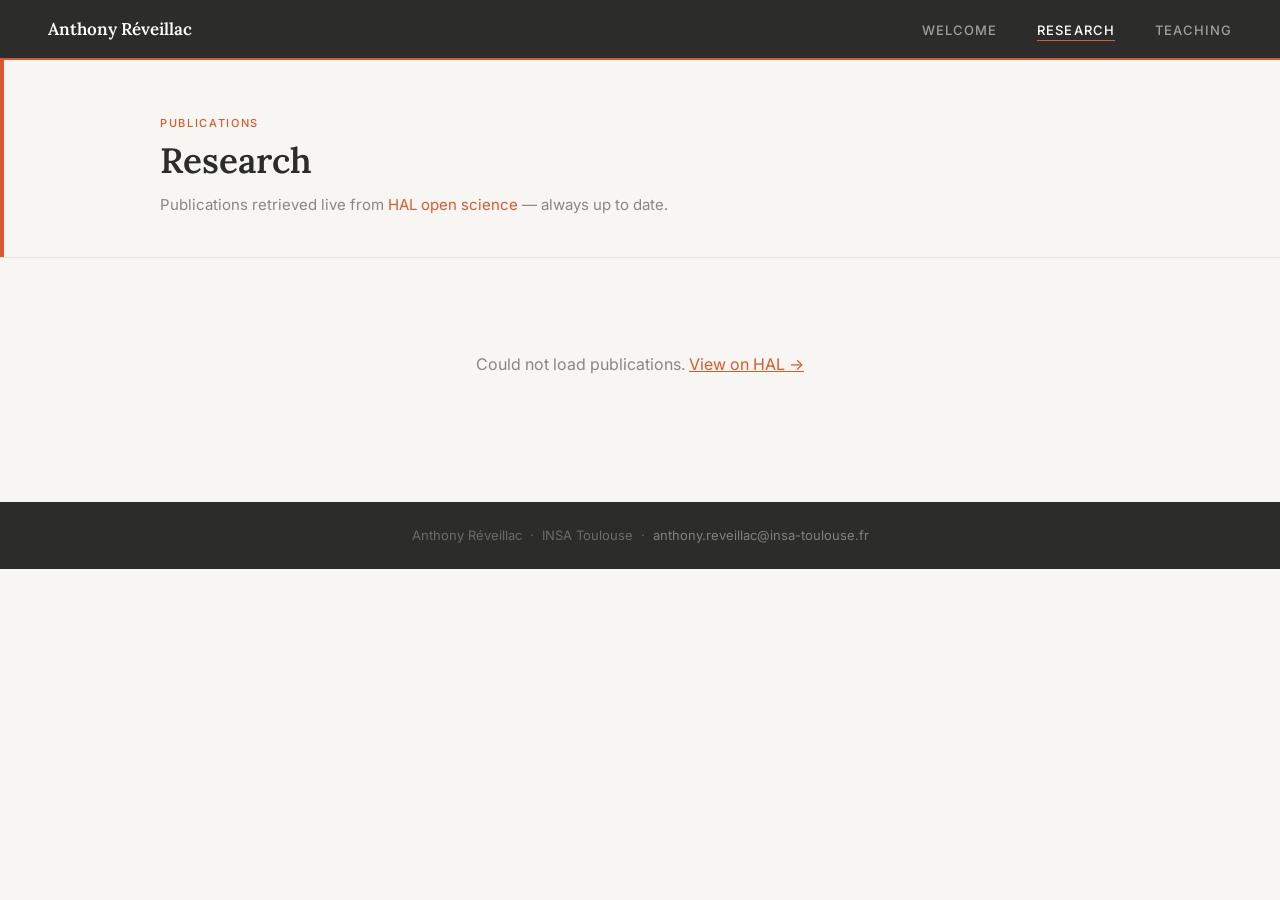
<file: research.html>
<!DOCTYPE html>
<html lang="en">
<head>
  <meta charset="UTF-8" />
  <meta name="viewport" content="width=device-width, initial-scale=1.0" />
  <title>Research — Anthony Réveillac</title>
  <meta name="description" content="Publications of Anthony Réveillac (INSA Toulouse) in Mathematical Finance, Malliavin Calculus, Hawkes Processes and BSDEs — retrieved live from HAL open science." />
  <meta name="author" content="Anthony Réveillac" />
  <link rel="canonical" href="https://anthonyreveillac.github.io/academic-site/research.html" />
  <meta property="og:title" content="Research — Anthony Réveillac" />
  <meta property="og:description" content="Publications in Mathematical Finance, Malliavin Calculus, Hawkes Processes and BSDEs." />
  <meta property="og:type" content="article" />
  <meta property="og:url" content="https://anthonyreveillac.github.io/academic-site/research.html" />
  <link rel="preconnect" href="https://fonts.googleapis.com" />
  <link rel="preconnect" href="https://fonts.gstatic.com" crossorigin />
  <link href="https://fonts.googleapis.com/css2?family=Lora:ital,wght@0,400;0,600;1,400&family=Inter:wght@300;400;500;600&display=swap" rel="stylesheet" />
  <style>
    *, *::before, *::after { box-sizing: border-box; margin: 0; padding: 0; }
    :root {
      --charcoal: #2C2C2A;
      --coral: #D85A30;
      --coral-dk: #993C1D;
      --coral-lt: #FAECE7;
      --light-bg: #F7F6F2;
      --white: #FFFFFF;
      --text: #3a3a38;
      --muted: #888780;
      --border: rgba(44,44,42,0.1);
      --serif: 'Lora', Georgia, serif;
      --sans: 'Inter', system-ui, sans-serif;
    }
    html { scroll-behavior: smooth; }
    body { font-family: var(--sans); background: var(--light-bg); color: var(--text); }

    /* ── NAV ── */
    nav {
      position: sticky; top: 0; z-index: 200;
      height: 60px; display: flex; align-items: center; justify-content: space-between;
      padding: 0 3rem; background: var(--charcoal); border-bottom: 2px solid var(--coral);
    }
    .nav-brand { font-family: var(--serif); font-size: 17px; font-weight: 600; color: var(--white); text-decoration: none; }
    .nav-brand:hover { color: var(--coral-lt); }
    .nav-links { display: flex; gap: 2.5rem; list-style: none; }
    .nav-links a {
      font-size: 13px; font-weight: 500; letter-spacing: 0.08em; text-transform: uppercase;
      color: rgba(255,255,255,0.55); text-decoration: none; transition: color 0.2s;
      position: relative; padding-bottom: 3px;
    }
    .nav-links a::after {
      content: ''; position: absolute; bottom: 0; left: 0; right: 0;
      height: 1.5px; background: var(--coral);
      transform: scaleX(0); transform-origin: left; transition: transform 0.3s ease;
    }
    .nav-links a:hover, .nav-links a.active { color: var(--white); }
    .nav-links a:hover::after, .nav-links a.active::after { transform: scaleX(1); }

    /* ── PAGE HEADER ── */
    .page-header {
      background: var(--light-bg); padding: 3.5rem 3rem 2.5rem;
      border-bottom: 1px solid var(--border); position: relative; overflow: hidden;
    }
    .page-header::before {
      content: ''; position: absolute; left: 0; top: 0; bottom: 0;
      width: 4px; background: var(--coral);
    }
    .page-header-inner { max-width: 960px; margin: 0 auto; }
    .page-eyebrow { font-size: 11px; font-weight: 500; letter-spacing: 0.15em; text-transform: uppercase; color: var(--coral); margin-bottom: 0.5rem; }
    .page-title { font-family: var(--serif); font-size: 2.2rem; font-weight: 600; color: var(--charcoal); margin-bottom: 0.6rem; }
    .page-subtitle { font-size: 15px; color: var(--muted); max-width: 520px; line-height: 1.6; }
    .page-subtitle a { color: var(--coral); text-decoration: none; }

    /* ── MAIN ── */
    .main { max-width: 960px; margin: 0 auto; padding: 3rem; }

    /* ── STATS ── */
    .stats-bar { display: flex; gap: 1rem; margin-bottom: 2.5rem; flex-wrap: wrap; }
    .stat-card {
      background: var(--white); border: 1px solid var(--border);
      border-radius: 10px; padding: 1rem 1.4rem; text-align: center; flex: 1; min-width: 110px;
      opacity: 0; transform: translateY(12px);
      transition: opacity 0.5s ease, transform 0.5s ease;
    }
    .stat-card.visible { opacity: 1; transform: translateY(0); }
    .stat-num { font-size: 1.8rem; font-weight: 600; color: var(--coral); line-height: 1; }
    .stat-label { font-size: 11px; color: var(--muted); text-transform: uppercase; letter-spacing: 0.08em; margin-top: 4px; }

    /* ── CATEGORY ACCORDION ── */
    .categories { display: flex; flex-direction: column; gap: 1rem; }

    .category {
      background: var(--white); border: 1px solid var(--border);
      border-radius: 12px; overflow: hidden;
      opacity: 0; transform: translateY(16px);
      transition: opacity 0.5s ease, transform 0.5s ease, border-color 0.2s;
    }
    .category.visible { opacity: 1; transform: translateY(0); }
    .category.open { border-color: rgba(216,90,48,0.3); }

    .cat-header {
      display: flex; align-items: center; justify-content: space-between;
      padding: 1.2rem 1.5rem; cursor: pointer;
      transition: background 0.2s;
      user-select: none;
    }
    .cat-header:hover { background: rgba(216,90,48,0.03); }

    .cat-header-left { display: flex; align-items: center; gap: 1rem; }
    .cat-icon {
      width: 36px; height: 36px; border-radius: 8px;
      display: flex; align-items: center; justify-content: center;
      font-size: 16px; flex-shrink: 0;
    }
    .cat-name { font-family: var(--serif); font-size: 1.05rem; font-weight: 600; color: var(--charcoal); }
    .cat-count {
      font-size: 12px; font-weight: 500; color: var(--coral);
      background: var(--coral-lt); padding: 2px 8px; border-radius: 999px;
    }

    .cat-arrow {
      width: 20px; height: 20px; color: var(--muted);
      transition: transform 0.3s ease;
      flex-shrink: 0;
    }
    .category.open .cat-arrow { transform: rotate(180deg); }

    /* accordion body */
    .cat-body {
      max-height: 0; overflow: hidden;
      transition: max-height 0.45s cubic-bezier(0.4,0,0.2,1);
    }
    .cat-body-inner { padding: 0 1.5rem 1.2rem; border-top: 1px solid var(--border); }

    /* sub-filter inside category */
    .sub-filters { display: flex; gap: 0.4rem; flex-wrap: wrap; padding: 0.9rem 0 0.8rem; }
    .sub-btn {
      padding: 4px 12px; border-radius: 999px; font-size: 12px; font-weight: 500;
      border: 1px solid var(--border); background: transparent;
      color: var(--muted); cursor: pointer; transition: all 0.2s;
    }
    .sub-btn:hover { border-color: var(--coral); color: var(--coral); }
    .sub-btn.active { background: var(--coral); border-color: var(--coral); color: var(--white); }

    /* pub cards */
    .pub-card {
      border-top: 1px solid var(--border); padding: 1rem 0;
      transition: background 0.15s;
    }
    .pub-card:first-of-type { border-top: none; }

    .pub-top { display: flex; align-items: flex-start; gap: 8px; margin-bottom: 0.3rem; }
    .pub-badge {
      flex-shrink: 0; font-size: 10px; font-weight: 600;
      letter-spacing: 0.06em; text-transform: uppercase;
      padding: 2px 7px; border-radius: 4px; margin-top: 3px;
    }
    .badge-ART { background: #E6F1FB; color: #185FA5; }
    .badge-PRE { background: var(--coral-lt); color: var(--coral-dk); }
    .badge-COM { background: #EAF3DE; color: #3B6D11; }
    .badge-THE { background: #EEEDFE; color: #534AB7; }

    .pub-title { font-size: 14.5px; font-weight: 500; color: var(--charcoal); line-height: 1.4; flex: 1; }
    .pub-authors { font-size: 13px; color: var(--muted); margin-bottom: 0.2rem; }
    .pub-authors strong { color: var(--coral-dk); font-weight: 500; }
    .pub-venue { font-size: 13px; color: var(--text); font-style: italic; margin-bottom: 0.5rem; }
    .pub-links { display: flex; gap: 0.4rem; flex-wrap: wrap; }
    .pub-link {
      font-size: 12px; font-weight: 500; text-decoration: none;
      padding: 2px 9px; border-radius: 4px;
      border: 1px solid var(--border); color: var(--muted); transition: all 0.15s;
    }
    .pub-link:hover { border-color: var(--coral); color: var(--coral); }

    /* ── LOADING ── */
    .loading { text-align: center; padding: 4rem; color: var(--muted); }
    .loader {
      width: 32px; height: 32px; border: 2.5px solid var(--border);
      border-top-color: var(--coral); border-radius: 50%;
      animation: spin 0.7s linear infinite; margin: 0 auto 1rem;
    }
    @keyframes spin { to { transform: rotate(360deg); } }

    /* ── FOOTER ── */
    footer { background: var(--charcoal); text-align: center; padding: 1.6rem; font-size: 13px; color: rgba(255,255,255,0.3); margin-top: 2rem; }
    footer a { color: rgba(255,255,255,0.4); text-decoration: none; }
    footer a:hover { color: var(--coral); }

    @media (max-width: 700px) {
      nav { padding: 0 1.5rem; }
      .page-header { padding: 2.5rem 1.5rem 2rem; }
      .main { padding: 2rem 1.5rem; }
    }
  </style>
</head>
<body>

  <nav>
    <a href="index.html" class="nav-brand">Anthony Réveillac</a>
    <ul class="nav-links">
      <li><a href="index.html">Welcome</a></li>
      <li><a href="research.html" class="active">Research</a></li>
      <li><a href="teaching.html">Teaching</a></li>
    </ul>
  </nav>

  <header class="page-header">
    <div class="page-header-inner">
      <p class="page-eyebrow">Publications</p>
      <h1 class="page-title">Research</h1>
      <p class="page-subtitle">Publications retrieved live from <a href="https://cv.hal.science/anthony-reveillac" target="_blank">HAL open science</a> — always up to date.</p>
    </div>
  </header>

  <main class="main">
    <div id="tag-bar" style="display:none;margin-bottom:1.5rem;">
      <p style="font-size:11px;font-weight:600;letter-spacing:0.12em;text-transform:uppercase;color:var(--coral);margin-bottom:0.7rem;display:flex;align-items:center;gap:10px;">
        <span style="display:block;width:24px;height:1.5px;background:var(--coral);"></span>
        Filter by topic
      </p>
      <div id="tag-buttons" style="display:flex;flex-wrap:wrap;gap:0.4rem;"></div>
      <p id="pub-count" style="font-size:12px;color:var(--muted);margin-top:0.7rem;"></p>
    </div>
    <div id="pub-list">
      <div class="loading"><div class="loader"></div>Fetching publications from HAL…</div>
    </div>
  </main>

  <footer>
    <p>Anthony Réveillac &nbsp;·&nbsp; INSA Toulouse &nbsp;·&nbsp; <a href="mailto:anthony.reveillac@insa-toulouse.fr">anthony.reveillac@insa-toulouse.fr</a></p>
  </footer>

  <script>
    // ── CATEGORY DEFINITIONS ──────────────────────────────────────
    const CATEGORIES = [
      {
        id: 'insurance',
        name: 'Insurance Modelling & Hawkes Processes',
        icon: '⚡',
        color: '#993C1D',
        bg: '#FAECE7',
        keywords: ['hawkes','counting process','cyber','insurance','point process','compound','intensity','self-exciting','cluster','normal approximation','malliavin-stein','chaotic expansion','poisson imbedding','multivariate','khabou','hillairet'],
        halIds: ['hal-03189601','hal-04726261','hal-03189614','hal-04717442','hal-04058740','hal-04554378','hal-04663022','hal-05001701','hal-04997515','hal-05558990','hal-05628543']
      },
      {
        id: 'limit',
        name: 'Limit Theorems',
        icon: '∞',
        color: '#B8860B',
        bg: '#FDF6EC',
        keywords: ['central limit theorem','berry-esseen','berry-essen','stein method',"stein's method",'stein-malliavin','normal approximation','gaussian approximation','kolmogorov distance','total variation distance','wasserstein distance','rate of convergence','convergence rate','cross-variation','functional clt','stable convergence','limit theorem'],
        halIds: []
      },
      {
        id: 'malliavin',
        name: 'Malliavin Calculus',
        icon: 'D',
        color: '#534AB7',
        bg: '#EEEDFE',
        keywords: ['malliavin','stein','wiener','normal approximation','chaos','clark-ocone','sobolev','divergence','ornstein','hermite','nourdin','peccati','shrinkage','stein estimation','poisson channel','likelihood ratio'],
        halIds: ['hal-00272442','hal-00918464','hal-00918459','hal-00918469','hal-00918523','hal-00918366','hal-04717442','hal-04554378','hal-03189614','hal-01101190']
      },
      {
        id: 'finance',
        name: 'Mathematical Finance & BSDEs',
        icon: '📈',
        color: '#185FA5',
        bg: '#E6F1FB',
        keywords: ['bsde','backward stochastic','utility maximization','risk measure','portfolio','finance','principal-agent','risk-sharing','forward-backward','quadratic bsde','bspde','martingale representation'],
        halIds: ['hal-00918512','hal-00631727','hal-00814702','hal-01126684','hal-01432980','hal-00971728','hal-00918424','hal-00918453','hal-01874707','hal-00863893','hal-00615501','hal-00508892','hal-01561987','hal-01101190']
      },
      {
        id: 'regularization',
        name: 'Regularization by Noise',
        icon: '〜',
        color: '#3B6D11',
        bg: '#EAF3DE',
        keywords: [],
        halIds: ['hal-01636293','hal-01178614','hal-02176741']
      }
    ];

    const TYPE_MAP = {
      'ART':'ART','JOURNAL':'ART',
      'PREPRINT':'PRE','UNDEFINED':'PRE',
      'COMM':'COM','POSTER':'COM','LECTURE':'COM',
      'THESE':'THE','HDR':'THE'
    };
    const TYPE_LABEL = { ART:'Journal', PRE:'Preprint', COM:'Proceedings', THE:'Thesis' };

    let allPubs = [];

    // ── ASSIGN PUBLICATION TO TAGS (multi) ───────────────────────
    function assignTags(pub) {
      const text = (pub.title + ' ' + pub.authors.join(' ')).toLowerCase();
      const tags = new Set();
      // halId match
      for (const cat of CATEGORIES) {
        if (cat.halIds.some(id => pub.halId && pub.halId.startsWith(id))) {
          tags.add(cat.id);
        }
      }
      // keyword match — add category if at least one keyword matches
      for (const cat of CATEGORIES) {
        if (cat.keywords.some(kw => text.includes(kw))) {
          tags.add(cat.id);
        }
      }
      // ensure at least one tag
      if (tags.size === 0) tags.add('finance');
      return Array.from(tags);
    }

    // ── EXCLUDED PUBLICATIONS ─────────────────────────────────────
    // Match by title substring (case-insensitive, partial match ok)
    const EXCLUDE_TITLES = [
    ];

    function isExcluded(pub) {
      const t = pub.title.toLowerCase();
      return EXCLUDE_TITLES.some(ex => t.includes(ex));
    }

    // ── FORCE overrides by title substring (case-insensitive) ─────
    // Add specific tags to specific papers matched by title
    const FORCE_ADD_TAGS = [
      { match: 'martingale representation in counting-process filtrations via poisson embedding', tags: ['malliavin'] },
      { match: 'a new class of self-exciting point processes with finite sizes clusters', tags: ['malliavin'] },
      { match: 'multivariate self-exciting processes with dependencies', tags: ['malliavin'] },
      { match: 'stress scenarios of cyber loss processes with dependencies', tags: ['malliavin'] },
      { match: 'quantification of limit theorems for hawkes processes', tags: ['malliavin'] },
      { match: 'an expansion formula for hawkes processes and application to cyber-insurance derivatives', tags: ['malliavin'] },
      { match: 'explicit correlations for the hawkes processes', tags: ['malliavin'] },
      { match: 'density analysis of bsdes', tags: ['malliavin'] },
      { match: 'convergence of finite-dimensional laws of the weighted quadratic variations process for some fractional brownian sheets', tags: ['malliavin'] },
      { match: 'estimation of quadratic variation for two-parameter diffusions', tags: ['malliavin'] },
    ];
    // Remove specific tags from specific papers matched by title
    const FORCE_REMOVE_TAGS = [
      { match: 'convergence of finite-dimensional laws of the weighted quadratic variations process for some fractional brownian sheets', tags: ['finance'] },
      { match: 'estimation of quadratic variation for two-parameter diffusions', tags: ['finance'] },
    ];

    function applyForceOverrides(pub) {
      const title = pub.title.toLowerCase();
      // Add
      FORCE_ADD_TAGS.forEach(rule => {
        if (title.includes(rule.match)) {
          rule.tags.forEach(t => { if (!pub.tags.includes(t)) pub.tags.push(t); });
        }
      });
      // Remove
      FORCE_REMOVE_TAGS.forEach(rule => {
        if (title.includes(rule.match)) {
          pub.tags = pub.tags.filter(t => !rule.tags.includes(t));
        }
      });
      // Fallback: ensure at least one tag
      if (pub.tags.length === 0) pub.tags = ['finance'];
    }

    // ── EXTRA HAL IDS ─────────────────────────────────────────────
    // Add here papers that are on HAL but where my IdHAL is not linked (yet).
    // Once HAL links my IdHAL to a paper, remove its id from this list.
    const EXTRA_HAL_IDS = [
      'hal-05018646',  // A non-compensated Clark-Ocone formula for functionals of counting processes
    ];

    const FL = 'title_s,authFullName_s,producedDate_s,journalTitle_s,docType_s,uri_s,halId_s,doiId_s,conferenceTitle_s,volume_s,issue_s,page_s,serieTitle_s';

    function mapDoc(doc) {
      return {
        title: Array.isArray(doc.title_s) ? doc.title_s[0] : (doc.title_s || 'Untitled'),
        authors: doc.authFullName_s || [],
        year: doc.producedDate_s ? doc.producedDate_s.substring(0,4) : '—',
        venue: doc.journalTitle_s || doc.conferenceTitle_s || doc.serieTitle_s || '',
        volume: doc.volume_s || '',
        issue: doc.issue_s || '',
        pages: doc.page_s || '',
        type: TYPE_MAP[doc.docType_s] || 'PRE',
        halId: doc.halId_s,
        uri: doc.uri_s,
        doi: doc.doiId_s
      };
    }

    // ── FETCH ─────────────────────────────────────────────────────
    async function fetchPubs() {
      try {
        // Main query: all papers linked to my IdHAL
        const mainReq = fetch(`https://api.archives-ouvertes.fr/search/?q=authIdHal_s:anthony-reveillac&rows=100&fl=${FL}&sort=producedDate_s+desc&wt=json`).then(r => r.json());
        // Extra query: specific halIds where my IdHAL isn't linked
        const extraReq = EXTRA_HAL_IDS.length > 0
          ? fetch(`https://api.archives-ouvertes.fr/search/?q=halId_s:(${EXTRA_HAL_IDS.join(' OR ')})&rows=50&fl=${FL}&wt=json`).then(r => r.json())
          : Promise.resolve({ response: { docs: [] } });

        const [mainData, extraData] = await Promise.all([mainReq, extraReq]);

        // Merge, dedupe by halId
        const seen = new Set();
        const merged = [];
        [...mainData.response.docs, ...extraData.response.docs].forEach(doc => {
          const id = doc.halId_s;
          if (!id || seen.has(id)) return;
          seen.add(id);
          merged.push(mapDoc(doc));
        });

        allPubs = merged.filter(p => !isExcluded(p));
        allPubs.forEach(p => { p.tags = assignTags(p); applyForceOverrides(p); });
        // Sort all pubs by year descending
        const yearOf = p => { const y = parseInt(p.year, 10); return isNaN(y) ? 0 : y; };
        allPubs.sort((a, b) => yearOf(b) - yearOf(a));
        renderTagBar();
        renderList();
        document.getElementById('tag-bar').style.display = 'block';
      } catch(e) {
        document.getElementById('pub-list').innerHTML = `<div style="text-align:center;padding:3rem;color:var(--muted)">Could not load publications. <a href="https://cv.hal.science/anthony-reveillac" target="_blank" style="color:var(--coral)">View on HAL →</a></div>`;
      }
    }

    // ── TAG BAR ───────────────────────────────────────────────────
    const activeTags = new Set();

    function renderTagBar() {
      const wrap = document.getElementById('tag-buttons');
      wrap.innerHTML = '';
      CATEGORIES.forEach(cat => {
        const count = allPubs.filter(p => p.tags.includes(cat.id)).length;
        const btn = document.createElement('button');
        btn.dataset.tag = cat.id;
        btn.style.cssText = `border:1.5px solid ${cat.color}30;background:transparent;color:${cat.color};padding:6px 14px;border-radius:999px;font-size:13px;font-weight:500;cursor:pointer;transition:all 0.2s;display:inline-flex;align-items:center;gap:6px;`;
        btn.innerHTML = `${cat.name} <span style="opacity:0.55;font-size:11px;">${count}</span>`;
        btn.addEventListener('click', () => {
          if (activeTags.has(cat.id)) {
            activeTags.delete(cat.id);
            btn.style.background = 'transparent';
            btn.style.color = cat.color;
          } else {
            activeTags.add(cat.id);
            btn.style.background = cat.color;
            btn.style.color = 'white';
            btn.style.borderColor = cat.color;
          }
          renderList();
        });
        wrap.appendChild(btn);
      });
    }

    // ── RENDER FLAT LIST ─────────────────────────────────────────
    function renderList() {
      const container = document.getElementById('pub-list');
      const filtered = activeTags.size === 0
        ? allPubs
        : allPubs.filter(p => Array.from(activeTags).every(t => p.tags.includes(t)));
      document.getElementById('pub-count').textContent =
        `${filtered.length} publication${filtered.length > 1 ? 's' : ''}` +
        (activeTags.size > 0 ? ` matching all selected tags` : ` in total`);
      if (filtered.length === 0) {
        container.innerHTML = '<div style="text-align:center;padding:3rem;color:var(--muted);font-size:14px;">No publication matches the selected tags.</div>';
        return;
      }
      // Group by year
      const byYear = {};
      filtered.forEach(p => {
        if (!byYear[p.year]) byYear[p.year] = [];
        byYear[p.year].push(p);
      });
      const years = Object.keys(byYear).sort((a, b) => (parseInt(b)||0) - (parseInt(a)||0));
      container.innerHTML = years.map(y => `
        <div class="year-group">
          <span class="year-heading">${y}</span>
          ${byYear[y].map(p => renderPubCard(p)).join('')}
        </div>
      `).join('');
    }

    function renderPubCard(p) {
      const authorsHtml = p.authors.map(a => a.includes('Réveillac') ? `<strong>${a}</strong>` : a).join(', ');
      const tagsHtml = p.tags.map(t => {
        const cat = CATEGORIES.find(c => c.id === t);
        if (!cat) return '';
        return `<span style="display:inline-block;background:${cat.bg};color:${cat.color};font-size:10px;font-weight:600;letter-spacing:0.04em;padding:2px 8px;border-radius:999px;">${cat.name}</span>`;
      }).join(' ');

      // Build venue citation: Journal, vol. X (Y), pp. A–B
      const clean = v => {
        if (!v) return '';
        const s = String(v).trim();
        if (/^\(?none\)?$/i.test(s) || /^n\/?a$/i.test(s) || s === '-' || s === '—') return '';
        return s;
      };
      const vol = clean(p.volume);
      const iss = clean(p.issue);
      const pgs = clean(p.pages);
      let venueLine = '';
      if (p.venue) {
        venueLine = `<em>${p.venue}</em>`;
        if (vol) {
          venueLine += `, vol. ${vol}`;
          if (iss) venueLine += ` (${iss})`;
        } else if (iss) {
          venueLine += `, no. ${iss}`;
        }
        if (pgs) venueLine += `, pp. ${pgs}`;
      }

      return `
        <div class="pub-card">
          <div class="pub-top">
            <span class="pub-badge badge-${p.type}">${TYPE_LABEL[p.type]||p.type}</span>
            <span class="pub-title">${p.title} <span style="font-size:12px;color:var(--muted);font-weight:400">(${p.year})</span></span>
          </div>
          <p class="pub-authors">${authorsHtml}</p>
          ${venueLine ? `<p class="pub-venue">${venueLine}</p>` : ''}
          <div style="display:flex;flex-wrap:wrap;gap:4px;margin:0.4rem 0;">${tagsHtml}</div>
          <div class="pub-links">
            <a class="pub-link" href="${p.uri}" target="_blank">HAL →</a>
            ${p.doi ? `<a class="pub-link" href="https://doi.org/${p.doi}" target="_blank">DOI →</a>` : ''}
          </div>
        </div>`;
    }

    const page = window.location.pathname.split('/').pop() || 'index.html';
    document.querySelectorAll('.nav-links a').forEach(a => a.classList.toggle('active', a.getAttribute('href') === page));

    fetchPubs();
  </script>
</body>
</html>
</file>
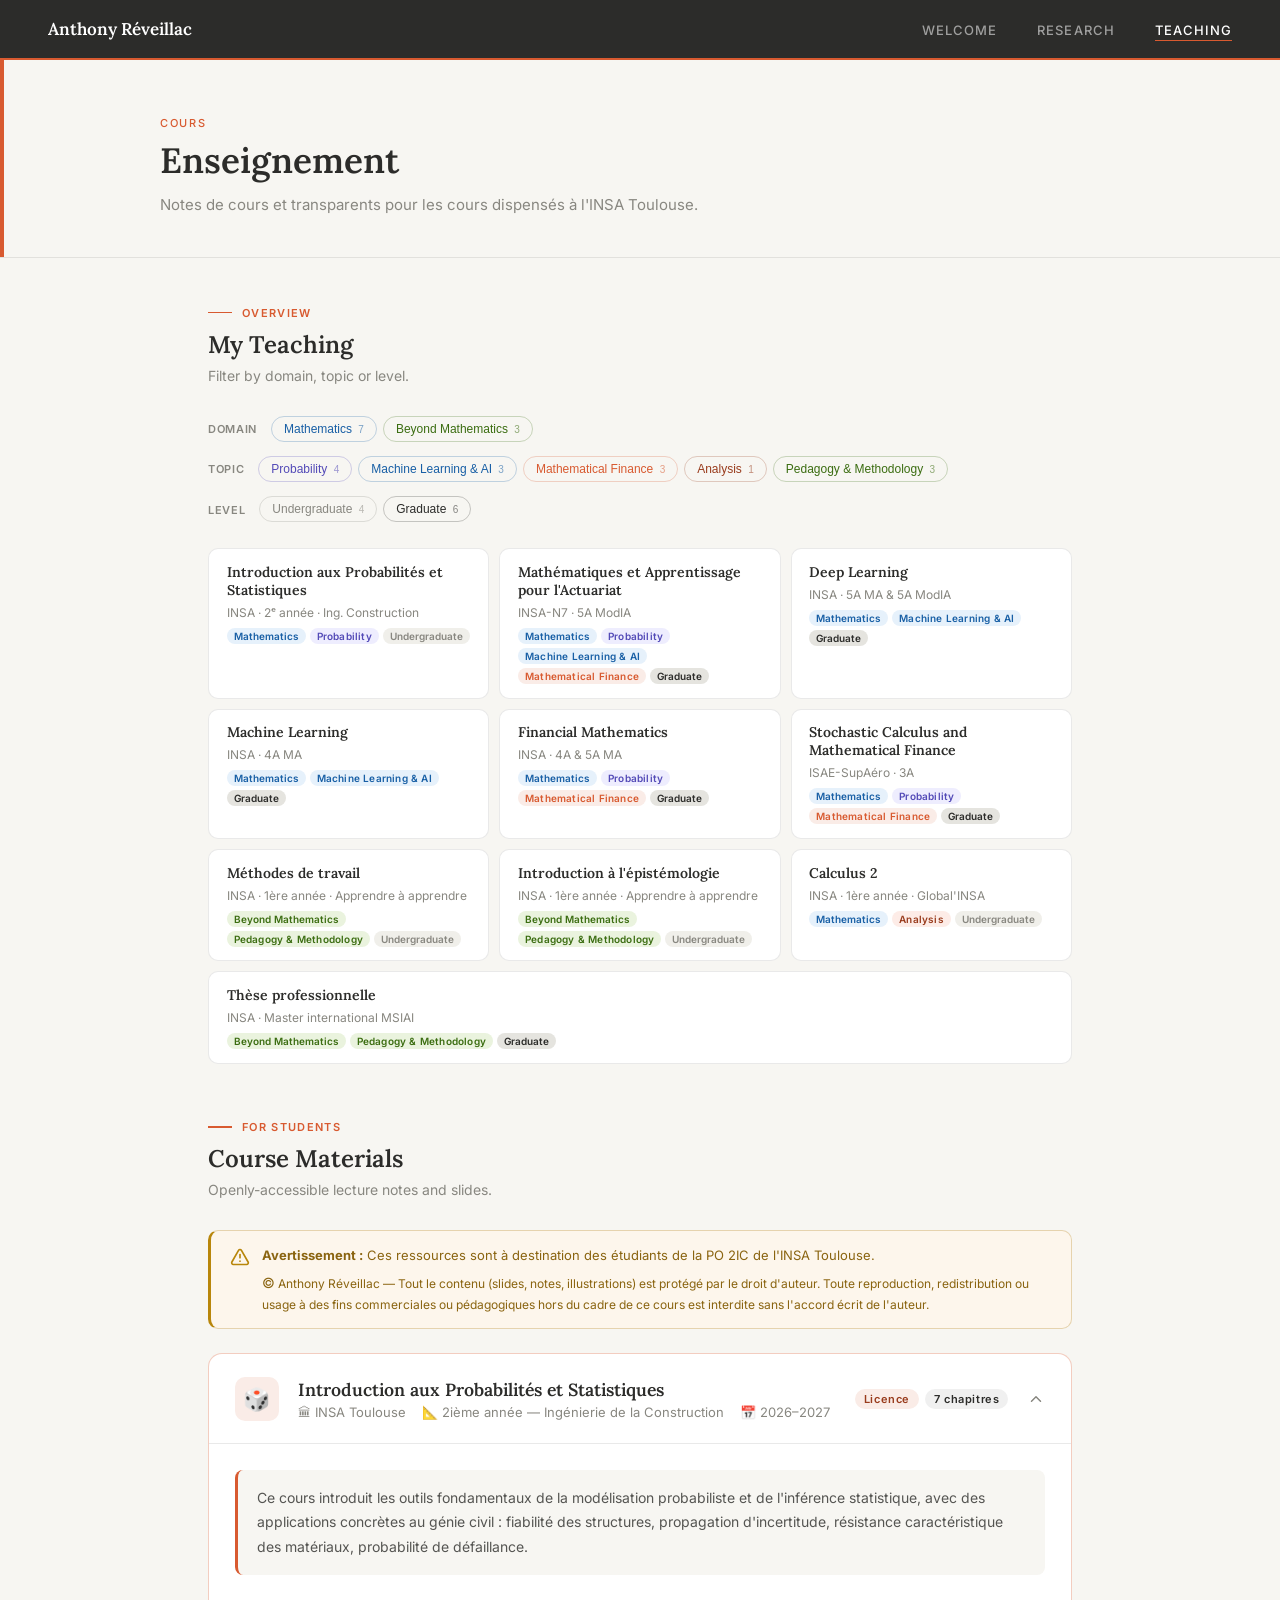
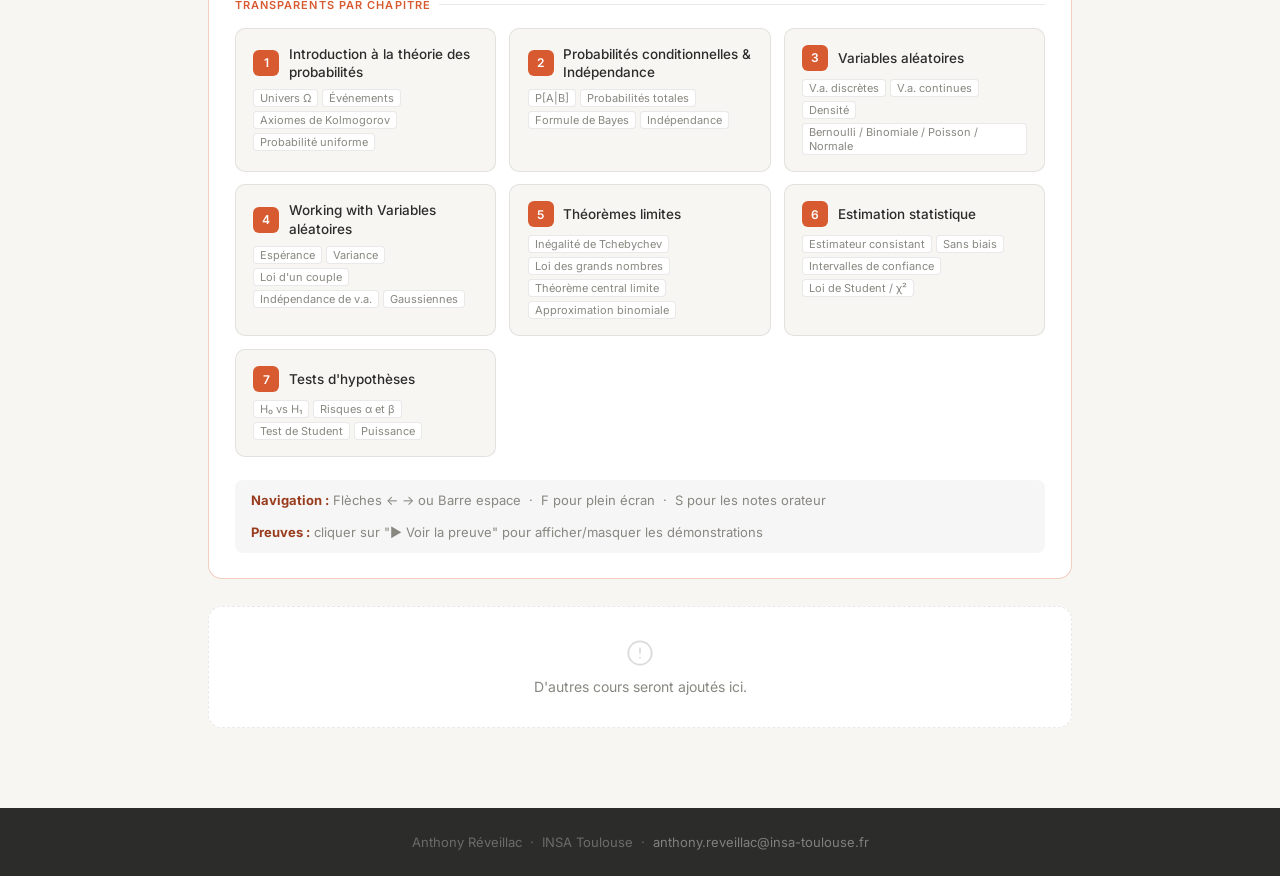
<file: teaching.html>
<!DOCTYPE html>
<html lang="en">
<head>
  <meta charset="UTF-8" />
  <meta name="viewport" content="width=device-width, initial-scale=1.0" />
  <title>Enseignement — Anthony Réveillac</title>
  <link rel="preconnect" href="https://fonts.googleapis.com" />
  <link rel="preconnect" href="https://fonts.gstatic.com" crossorigin />
  <link href="https://fonts.googleapis.com/css2?family=Lora:ital,wght@0,400;0,600;1,400&family=Inter:wght@300;400;500;600&display=swap" rel="stylesheet" />
  <style>
    *, *::before, *::after { box-sizing: border-box; margin: 0; padding: 0; }
    :root {
      --charcoal: #2C2C2A;
      --coral: #D85A30;
      --coral-dk: #993C1D;
      --coral-lt: #FAECE7;
      --light-bg: #F7F6F2;
      --white: #FFFFFF;
      --text: #3a3a38;
      --muted: #888780;
      --border: rgba(44,44,42,0.1);
      --serif: 'Lora', Georgia, serif;
      --sans: 'Inter', system-ui, sans-serif;
    }
    html { scroll-behavior: smooth; }
    body { font-family: var(--sans); background: var(--light-bg); color: var(--text); }

    /* ── NAV ── */
    nav {
      position: sticky; top: 0; z-index: 200;
      height: 60px; display: flex; align-items: center; justify-content: space-between;
      padding: 0 3rem; background: var(--charcoal); border-bottom: 2px solid var(--coral);
    }
    .nav-brand { font-family: var(--serif); font-size: 17px; font-weight: 600; color: var(--white); text-decoration: none; }
    .nav-brand:hover { color: var(--coral-lt); }
    .nav-links { display: flex; gap: 2.5rem; list-style: none; }
    .nav-links a {
      font-size: 13px; font-weight: 500; letter-spacing: 0.08em; text-transform: uppercase;
      color: rgba(255,255,255,0.55); text-decoration: none; transition: color 0.2s;
      position: relative; padding-bottom: 3px;
    }
    .nav-links a::after {
      content: ''; position: absolute; bottom: 0; left: 0; right: 0;
      height: 1.5px; background: var(--coral);
      transform: scaleX(0); transform-origin: left; transition: transform 0.3s ease;
    }
    .nav-links a:hover, .nav-links a.active { color: var(--white); }
    .nav-links a:hover::after, .nav-links a.active::after { transform: scaleX(1); }

    /* ── PAGE HEADER ── */
    .page-header {
      background: var(--light-bg); padding: 3.5rem 3rem 2.5rem;
      border-bottom: 1px solid var(--border); position: relative; overflow: hidden;
    }
    .page-header::before {
      content: ''; position: absolute; left: 0; top: 0; bottom: 0;
      width: 4px; background: var(--coral);
    }
    .page-header-inner { max-width: 960px; margin: 0 auto; }
    .page-eyebrow { font-size: 11px; font-weight: 500; letter-spacing: 0.15em; text-transform: uppercase; color: var(--coral); margin-bottom: 0.5rem; }
    .page-title { font-family: var(--serif); font-size: 2.2rem; font-weight: 600; color: var(--charcoal); margin-bottom: 0.6rem; }
    .page-subtitle { font-size: 15px; color: var(--muted); max-width: 540px; line-height: 1.6; }

    /* ── MAIN ── */
    .main { max-width: 960px; margin: 0 auto; padding: 3rem; }

    /* ── COURSE ACCORDION ── */
    .courses { display: flex; flex-direction: column; gap: 1.2rem; }

    .course {
      background: var(--white); border: 1px solid var(--border);
      border-radius: 14px; overflow: hidden;
      opacity: 0; transform: translateY(16px);
      transition: opacity 0.5s ease, transform 0.5s ease, border-color 0.2s;
    }
    .course.visible { opacity: 1; transform: translateY(0); }
    .course.open { border-color: rgba(216,90,48,0.3); }

    /* Course header */
    .course-header {
      display: flex; align-items: center; gap: 1.2rem;
      padding: 1.4rem 1.6rem; cursor: pointer;
      transition: background 0.2s; user-select: none;
    }
    .course-header:hover { background: rgba(216,90,48,0.02); }

    .course-icon {
      width: 44px; height: 44px; border-radius: 10px; flex-shrink: 0;
      display: flex; align-items: center; justify-content: center; font-size: 20px;
    }

    .course-meta { flex: 1; }
    .course-name { font-family: var(--serif); font-size: 1.1rem; font-weight: 600; color: var(--charcoal); margin-bottom: 0.2rem; }
    .course-info { font-size: 13px; color: var(--muted); display: flex; gap: 1rem; flex-wrap: wrap; }
    .course-info span { display: flex; align-items: center; gap: 4px; }

    .course-badges { display: flex; gap: 0.4rem; align-items: center; flex-shrink: 0; }
    .badge {
      font-size: 11px; font-weight: 600; letter-spacing: 0.05em;
      padding: 3px 9px; border-radius: 999px; white-space: nowrap;
    }
    .badge-level { background: var(--coral-lt); color: var(--coral-dk); }
    .badge-chapters { background: rgba(44,44,42,0.07); color: var(--charcoal); }

    .course-arrow {
      width: 18px; height: 18px; color: var(--muted);
      transition: transform 0.3s ease; flex-shrink: 0;
    }
    .course.open .course-arrow { transform: rotate(180deg); }

    /* Course body */
    .course-body {
      max-height: 0; overflow: hidden;
      transition: max-height 0.5s cubic-bezier(0.4,0,0.2,1);
    }
    .course-body-inner {
      border-top: 1px solid var(--border);
      padding: 1.6rem;
    }

    /* Course description */
    .course-desc {
      font-size: 14px; color: #555552; line-height: 1.75;
      margin-bottom: 1.4rem; padding: 1rem 1.2rem;
      background: var(--light-bg); border-radius: 8px;
      border-left: 3px solid var(--coral);
    }

    /* Chapters label */
    .chapters-label {
      font-size: 11px; font-weight: 600; letter-spacing: 0.1em;
      text-transform: uppercase; color: var(--coral);
      margin-bottom: 1rem; display: flex; align-items: center; gap: 8px;
    }
    .chapters-label::after { content: ''; flex: 1; height: 1px; background: var(--border); }

    /* Chapters grid */
    .chapters-grid {
      display: grid; grid-template-columns: repeat(auto-fill, minmax(260px, 1fr));
      gap: 0.8rem; margin-bottom: 1.4rem;
    }

    .chapter-card {
      display: block; text-decoration: none;
      background: var(--light-bg); border: 1px solid var(--border);
      border-radius: 10px; padding: 1rem 1.1rem;
      transition: all 0.2s ease; position: relative; overflow: hidden;
    }
    .chapter-card::before {
      content: ''; position: absolute; left: 0; top: 0; bottom: 0;
      width: 3px; background: var(--coral);
      transform: scaleY(0); transform-origin: bottom;
      transition: transform 0.2s ease;
    }
    .chapter-card:hover { background: var(--white); border-color: rgba(216,90,48,0.25); transform: translateY(-2px); box-shadow: 0 6px 18px rgba(216,90,48,0.08); }
    .chapter-card:hover::before { transform: scaleY(1); }

    .ch-top { display: flex; align-items: center; gap: 0.6rem; margin-bottom: 0.5rem; }
    .ch-num {
      width: 26px; height: 26px; border-radius: 6px; flex-shrink: 0;
      background: var(--coral); color: white;
      font-size: 12px; font-weight: 600;
      display: flex; align-items: center; justify-content: center;
    }
    .ch-title { font-size: 13.5px; font-weight: 500; color: var(--charcoal); line-height: 1.35; }

    .ch-topics { display: flex; flex-wrap: wrap; gap: 4px; margin-top: 0.5rem; }
    .ch-topic {
      font-size: 11px; color: var(--muted); background: var(--white);
      border: 1px solid var(--border); border-radius: 4px; padding: 1px 6px;
    }
    .chapter-card:hover .ch-topic { border-color: rgba(216,90,48,0.2); }

    .ch-arrow {
      position: absolute; right: 0.9rem; top: 50%; transform: translateY(-50%);
      font-size: 14px; color: var(--coral); opacity: 0;
      transition: opacity 0.2s, right 0.2s;
    }
    .chapter-card:hover .ch-arrow { opacity: 1; right: 0.7rem; }

    /* Nav hint */
    .nav-hint {
      background: rgba(44,44,42,0.04); border-radius: 8px;
      padding: 0.8rem 1rem; font-size: 13px; color: var(--muted);
      display: flex; flex-wrap: wrap; gap: 1rem;
    }
    .nav-hint strong { color: var(--coral-dk); }

    /* ── COMING SOON ── */
    .coming-soon {
      background: var(--white); border: 1.5px dashed var(--border);
      border-radius: 14px; padding: 2rem; text-align: center; color: var(--muted);
      font-size: 14px; margin-top: 0.5rem;
      opacity: 0; transition: opacity 0.5s 0.3s ease;
    }
    .coming-soon.visible { opacity: 1; }
    .coming-soon svg { margin-bottom: 0.5rem; opacity: 0.3; }

    /* ── FOOTER ── */
    footer { background: var(--charcoal); text-align: center; padding: 1.6rem; font-size: 13px; color: rgba(255,255,255,0.3); margin-top: 2rem; }
    footer a { color: rgba(255,255,255,0.4); text-decoration: none; }
    footer a:hover { color: var(--coral); }

    @media (max-width: 700px) {
      nav { padding: 0 1.5rem; }
      .page-header { padding: 2.5rem 1.5rem 2rem; }
      .main { padding: 2rem 1.5rem; }
      .chapters-grid { grid-template-columns: 1fr; }
      .course-badges { display: none; }
    }
  </style>
</head>
<body>

  <nav>
    <a href="index.html" class="nav-brand">Anthony Réveillac</a>
    <ul class="nav-links">
      <li><a href="index.html">Welcome</a></li>
      <li><a href="research.html">Research</a></li>
      <li><a href="teaching.html" class="active">Teaching</a></li>
    </ul>
  </nav>

  <header class="page-header">
    <div class="page-header-inner">
      <p class="page-eyebrow">Cours</p>
      <h1 class="page-title">Enseignement</h1>
      <p class="page-subtitle">Notes de cours et transparents pour les cours dispensés à l'INSA Toulouse.</p>
    </div>
  </header>

  <main class="main">

    <!-- ═══════════ SECTION 1 : CONSTELLATION DES ENSEIGNEMENTS ═══════════ -->
    <section style="margin-bottom:3.5rem;">

      <div style="margin-bottom:2rem;">
        <p style="font-size:11px;font-weight:600;letter-spacing:0.12em;text-transform:uppercase;color:var(--coral);margin-bottom:0.6rem;display:flex;align-items:center;gap:10px;">
          <span style="display:block;width:24px;height:1.5px;background:var(--coral);"></span>
          Overview
        </p>
        <h2 style="font-family:var(--serif);font-size:1.5rem;font-weight:600;color:var(--charcoal);margin-bottom:0.4rem;">My Teaching</h2>
        <p style="font-size:14px;color:var(--muted);">Filter by domain, topic or level.</p>
      </div>

      <!-- FILTER BARS -->
      <div style="display:flex;flex-direction:column;gap:0.9rem;margin-bottom:1.6rem;">
        <div>
          <span style="font-size:11px;font-weight:600;letter-spacing:0.06em;text-transform:uppercase;color:var(--muted);margin-right:10px;">Domain</span>
          <div class="filter-group" data-group="domain" style="display:inline-flex;flex-wrap:wrap;gap:6px;vertical-align:middle;"></div>
        </div>
        <div>
          <span style="font-size:11px;font-weight:600;letter-spacing:0.06em;text-transform:uppercase;color:var(--muted);margin-right:10px;">Topic</span>
          <div class="filter-group" data-group="topic" style="display:inline-flex;flex-wrap:wrap;gap:6px;vertical-align:middle;"></div>
        </div>
        <div>
          <span style="font-size:11px;font-weight:600;letter-spacing:0.06em;text-transform:uppercase;color:var(--muted);margin-right:10px;">Level</span>
          <div class="filter-group" data-group="level" style="display:inline-flex;flex-wrap:wrap;gap:6px;vertical-align:middle;"></div>
        </div>
      </div>

      <p id="teach-count" style="font-size:12px;color:var(--muted);margin-bottom:1rem;"></p>

      <!-- COURSE CARDS -->
      <div id="teach-list" style="display:flex;flex-wrap:wrap;gap:10px;"></div>

    </section>

    <!-- ═══════════ SECTION 2 : RESSOURCES ═══════════ -->
    <div style="margin-bottom:2rem;">
      <p style="font-size:11px;font-weight:600;letter-spacing:0.12em;text-transform:uppercase;color:var(--coral);margin-bottom:0.6rem;display:flex;align-items:center;gap:10px;">
        <span style="display:block;width:24px;height:1.5px;background:var(--coral);"></span>
        For students
      </p>
      <h2 style="font-family:var(--serif);font-size:1.5rem;font-weight:600;color:var(--charcoal);margin-bottom:0.4rem;">Course Materials</h2>
      <p style="font-size:14px;color:var(--muted);">Openly-accessible lecture notes and slides.</p>
    </div>

    <!-- ⚠ AVERTISSEMENT + COPYRIGHT -->
    <div style="background:#FDF6EC;border:1px solid #E6D3AE;border-left:3px solid #B8860B;border-radius:10px;padding:0.9rem 1.2rem;margin-bottom:1.5rem;display:flex;gap:12px;align-items:flex-start;">
      <svg width="20" height="20" viewBox="0 0 24 24" fill="none" stroke="#B8860B" stroke-width="2" stroke-linecap="round" stroke-linejoin="round" style="flex-shrink:0;margin-top:2px;">
        <path d="m21.73 18-8-14a2 2 0 0 0-3.48 0l-8 14A2 2 0 0 0 4 21h16a2 2 0 0 0 1.73-3Z"/>
        <line x1="12" y1="9" x2="12" y2="13"/>
        <line x1="12" y1="17" x2="12.01" y2="17"/>
      </svg>
      <div style="flex:1;">
        <p style="font-size:13px;color:#8A6410;line-height:1.6;margin-bottom:0.4rem;">
          <strong>Avertissement :</strong> Ces ressources sont à destination des étudiants de la PO 2IC de l'INSA Toulouse.
        </p>
        <p style="font-size:12px;color:#8A6410;line-height:1.6;">
          <span style="font-size:14px;">©</span> Anthony Réveillac — Tout le contenu (slides, notes, illustrations) est protégé par le droit d'auteur. Toute reproduction, redistribution ou usage à des fins commerciales ou pédagogiques hors du cadre de ce cours est interdite sans l'accord écrit de l'auteur.
        </p>
      </div>
    </div>

    <div class="courses">

      <!-- ── COURSE 1 : Proba & Stats INSA 2-IC ── -->
      <div class="course" id="course-proba">
        <div class="course-header" onclick="toggleCourse('course-proba')">
          <div class="course-icon" style="background:#FAECE7;font-size:22px;">🎲</div>
          <div class="course-meta">
            <div class="course-name">Introduction aux Probabilités et Statistiques</div>
            <div class="course-info">
              <span>🏛 INSA Toulouse</span>
              <span>📐 2ième année — Ingénierie de la Construction</span>
              <span>📅 2026–2027</span>
            </div>
          </div>
          <div class="course-badges">
            <span class="badge badge-level">Licence</span>
            <span class="badge badge-chapters">7 chapitres</span>
          </div>
          <svg class="course-arrow" viewBox="0 0 24 24" fill="none" stroke="currentColor" stroke-width="2" stroke-linecap="round" stroke-linejoin="round"><polyline points="6 9 12 15 18 9"/></svg>
        </div>

        <div class="course-body" id="body-course-proba">
          <div class="course-body-inner">

            <p class="course-desc">
              Ce cours introduit les outils fondamentaux de la modélisation probabiliste et de l'inférence statistique,
              avec des applications concrètes au génie civil : fiabilité des structures, propagation d'incertitude,
              résistance caractéristique des matériaux, probabilité de défaillance.
            </p>

            <p class="chapters-label">Transparents par chapitre</p>

            <div class="chapters-grid">

              <a href="cours/proba-insa-2ic/chapitre1/index.html" class="chapter-card">
                <div class="ch-top">
                  <div class="ch-num">1</div>
                  <div class="ch-title">Introduction à la théorie des probabilités</div>
                </div>
                <div class="ch-topics">
                  <span class="ch-topic">Univers Ω</span>
                  <span class="ch-topic">Événements</span>
                  <span class="ch-topic">Axiomes de Kolmogorov</span>
                  <span class="ch-topic">Probabilité uniforme</span>
                </div>
                <span class="ch-arrow">→</span>
              </a>

              <a href="cours/proba-insa-2ic/chapitre2/index.html" class="chapter-card">
                <div class="ch-top">
                  <div class="ch-num">2</div>
                  <div class="ch-title">Probabilités conditionnelles &amp; Indépendance</div>
                </div>
                <div class="ch-topics">
                  <span class="ch-topic">P[A|B]</span>
                  <span class="ch-topic">Probabilités totales</span>
                  <span class="ch-topic">Formule de Bayes</span>
                  <span class="ch-topic">Indépendance</span>
                </div>
                <span class="ch-arrow">→</span>
              </a>

              <a href="cours/proba-insa-2ic/chapitre3/index.html" class="chapter-card">
                <div class="ch-top">
                  <div class="ch-num">3</div>
                  <div class="ch-title">Variables aléatoires</div>
                </div>
                <div class="ch-topics">
                  <span class="ch-topic">V.a. discrètes</span>
                  <span class="ch-topic">V.a. continues</span>
                  <span class="ch-topic">Densité</span>
                  <span class="ch-topic">Bernoulli / Binomiale / Poisson / Normale</span>
                </div>
                <span class="ch-arrow">→</span>
              </a>

              <a href="cours/proba-insa-2ic/chapitre4/index.html" class="chapter-card">
                <div class="ch-top">
                  <div class="ch-num">4</div>
                  <div class="ch-title">Working with Variables aléatoires</div>
                </div>
                <div class="ch-topics">
                  <span class="ch-topic">Espérance</span>
                  <span class="ch-topic">Variance</span>
                  <span class="ch-topic">Loi d'un couple</span>
                  <span class="ch-topic">Indépendance de v.a.</span>
                  <span class="ch-topic">Gaussiennes</span>
                </div>
                <span class="ch-arrow">→</span>
              </a>

              <a href="cours/proba-insa-2ic/chapitre5/index.html" class="chapter-card">
                <div class="ch-top">
                  <div class="ch-num">5</div>
                  <div class="ch-title">Théorèmes limites</div>
                </div>
                <div class="ch-topics">
                  <span class="ch-topic">Inégalité de Tchebychev</span>
                  <span class="ch-topic">Loi des grands nombres</span>
                  <span class="ch-topic">Théorème central limite</span>
                  <span class="ch-topic">Approximation binomiale</span>
                </div>
                <span class="ch-arrow">→</span>
              </a>

              <a href="cours/proba-insa-2ic/chapitre6/index.html" class="chapter-card">
                <div class="ch-top">
                  <div class="ch-num">6</div>
                  <div class="ch-title">Estimation statistique</div>
                </div>
                <div class="ch-topics">
                  <span class="ch-topic">Estimateur consistant</span>
                  <span class="ch-topic">Sans biais</span>
                  <span class="ch-topic">Intervalles de confiance</span>
                  <span class="ch-topic">Loi de Student / χ²</span>
                </div>
                <span class="ch-arrow">→</span>
              </a>

              <a href="cours/proba-insa-2ic/chapitre7/index.html" class="chapter-card">
                <div class="ch-top">
                  <div class="ch-num">7</div>
                  <div class="ch-title">Tests d'hypothèses</div>
                </div>
                <div class="ch-topics">
                  <span class="ch-topic">H₀ vs H₁</span>
                  <span class="ch-topic">Risques α et β</span>
                  <span class="ch-topic">Test de Student</span>
                  <span class="ch-topic">Puissance</span>
                </div>
                <span class="ch-arrow">→</span>
              </a>

            </div>

            <div class="nav-hint">
              <span><strong>Navigation :</strong> Flèches ← → ou Barre espace &nbsp;·&nbsp; F pour plein écran &nbsp;·&nbsp; S pour les notes orateur</span>
              <span><strong>Preuves :</strong> cliquer sur "▶ Voir la preuve" pour afficher/masquer les démonstrations</span>
            </div>

          </div>
        </div>
      </div>

      <!-- ── PLACEHOLDER for future courses ── -->
      <div class="coming-soon" id="coming-soon">
        <svg width="28" height="28" viewBox="0 0 24 24" fill="none" stroke="currentColor" stroke-width="1.5" stroke-linecap="round" stroke-linejoin="round"><circle cx="12" cy="12" r="10"/><line x1="12" y1="8" x2="12" y2="12"/><line x1="12" y1="16" x2="12.01" y2="16"/></svg>
        <p>D'autres cours seront ajoutés ici.</p>
      </div>

    </div>
  </main>

  <footer>
    <p>Anthony Réveillac &nbsp;·&nbsp; INSA Toulouse &nbsp;·&nbsp; <a href="mailto:anthony.reveillac@insa-toulouse.fr">anthony.reveillac@insa-toulouse.fr</a></p>
  </footer>

  <script>
    function toggleCourse(id) {
      const course = document.getElementById(id);
      const body = document.getElementById('body-' + id);
      const inner = body.querySelector('.course-body-inner');
      if (course.classList.contains('open')) {
        body.style.maxHeight = '0';
        course.classList.remove('open');
      } else {
        body.style.maxHeight = inner.scrollHeight + 'px';
        course.classList.add('open');
      }
    }

    // Scroll reveal
    const observer = new IntersectionObserver(entries => {
      entries.forEach(e => { if (e.isIntersecting) e.target.classList.add('visible'); });
    }, { threshold: 0.08 });
    document.querySelectorAll('.course, .coming-soon').forEach(el => observer.observe(el));

    // Open first course by default
    setTimeout(() => toggleCourse('course-proba'), 400);

    // Active nav
    const page = window.location.pathname.split('/').pop() || 'index.html';
    document.querySelectorAll('.nav-links a').forEach(a => a.classList.toggle('active', a.getAttribute('href') === page));

    // ═══════════ TEACHINGS DATA & FILTERS ═══════════
    const TEACHINGS = [
      { title: "Introduction aux Probabilités et Statistiques", audience: "INSA · 2ᵉ année · Ing. Construction",
        domain: "mathematics", topics: ["probability"], level: "undergraduate", ressource: true },
      { title: "Mathématiques et Apprentissage pour l'Actuariat", audience: "INSA-N7 · 5A ModIA",
        domain: "mathematics", topics: ["probability","ml_ai","math_finance"], level: "graduate" },
      { title: "Deep Learning", audience: "INSA · 5A MA & 5A ModIA",
        domain: "mathematics", topics: ["ml_ai"], level: "graduate" },
      { title: "Machine Learning", audience: "INSA · 4A MA",
        domain: "mathematics", topics: ["ml_ai"], level: "graduate" },
      { title: "Financial Mathematics", audience: "INSA · 4A & 5A MA",
        domain: "mathematics", topics: ["probability","math_finance"], level: "graduate" },
      { title: "Stochastic Calculus and Mathematical Finance", audience: "ISAE-SupAéro · 3A",
        domain: "mathematics", topics: ["probability","math_finance"], level: "graduate" },
      { title: "Méthodes de travail", audience: "INSA · 1ère année · Apprendre à apprendre",
        domain: "beyond", topics: ["pedagogy"], level: "undergraduate" },
      { title: "Introduction à l'épistémologie", audience: "INSA · 1ère année · Apprendre à apprendre",
        domain: "beyond", topics: ["pedagogy"], level: "undergraduate" },
      { title: "Calculus 2", audience: "INSA · 1ère année · Global'INSA",
        domain: "mathematics", topics: ["analysis"], level: "undergraduate" },
      { title: "Thèse professionnelle", audience: "INSA · Master international MSIAI",
        domain: "beyond", topics: ["pedagogy"], level: "graduate" }
    ];

    const FILTER_DEFS = {
      domain: {
        mathematics: { label: "Mathematics", color: "#185FA5", bg: "#E6F1FB" },
        beyond:      { label: "Beyond Mathematics", color: "#3B6D11", bg: "#EAF3DE" }
      },
      topic: {
        probability:   { label: "Probability", color: "#534AB7", bg: "#EEEDFE" },
        ml_ai:         { label: "Machine Learning & AI", color: "#185FA5", bg: "#E6F1FB" },
        math_finance:  { label: "Mathematical Finance", color: "#D85A30", bg: "#FAECE7" },
        analysis:      { label: "Analysis", color: "#993C1D", bg: "#FDECE7" },
        pedagogy:      { label: "Pedagogy & Methodology", color: "#3B6D11", bg: "#EAF3DE" }
      },
      level: {
        undergraduate: { label: "Undergraduate", color: "#888780", bg: "#F0EFEA" },
        graduate:      { label: "Graduate", color: "#2C2C2A", bg: "#E5E4DF" }
      }
    };

    const activeFilters = { domain: new Set(), topic: new Set(), level: new Set() };

    function buildFilterBars() {
      Object.keys(FILTER_DEFS).forEach(group => {
        const container = document.querySelector(`.filter-group[data-group="${group}"]`);
        Object.entries(FILTER_DEFS[group]).forEach(([id, def]) => {
          const btn = document.createElement('button');
          const count = TEACHINGS.filter(t => {
            if (group === 'topic') return t.topics.includes(id);
            return t[group] === id;
          }).length;
          btn.dataset.filter = id;
          btn.dataset.group = group;
          btn.style.cssText = `border:1.5px solid ${def.color}40;background:transparent;color:${def.color};padding:5px 12px;border-radius:999px;font-size:12px;font-weight:500;cursor:pointer;transition:all 0.2s;`;
          btn.innerHTML = `${def.label} <span style="opacity:0.55;font-size:10px;margin-left:3px;">${count}</span>`;
          btn.addEventListener('click', () => {
            if (activeFilters[group].has(id)) {
              activeFilters[group].delete(id);
              btn.style.background = 'transparent';
              btn.style.color = def.color;
            } else {
              activeFilters[group].add(id);
              btn.style.background = def.color;
              btn.style.color = 'white';
            }
            renderTeachings();
          });
          container.appendChild(btn);
        });
      });
    }

    function renderTeachings() {
      const list = document.getElementById('teach-list');
      const filtered = TEACHINGS.filter(t => {
        if (activeFilters.domain.size && !activeFilters.domain.has(t.domain)) return false;
        if (activeFilters.level.size && !activeFilters.level.has(t.level)) return false;
        if (activeFilters.topic.size && !Array.from(activeFilters.topic).every(tp => t.topics.includes(tp))) return false;
        return true;
      });

      const total = TEACHINGS.length;
      const hasFilter = activeFilters.domain.size || activeFilters.topic.size || activeFilters.level.size;
      document.getElementById('teach-count').textContent = hasFilter
        ? `${filtered.length} course${filtered.length > 1 ? 's' : ''} matching the selected filters`
        : '';

      if (filtered.length === 0) {
        list.innerHTML = '<p style="font-size:13px;color:var(--muted);padding:1rem 0;">No course matches the selected filters.</p>';
        return;
      }

      list.innerHTML = filtered.map(t => {
        const domainDef = FILTER_DEFS.domain[t.domain];
        const levelDef = FILTER_DEFS.level[t.level];
        const topicTags = t.topics.map(tp => {
          const d = FILTER_DEFS.topic[tp];
          return `<span style="font-size:10px;background:${d.bg};color:${d.color};padding:2px 7px;border-radius:999px;font-weight:600;letter-spacing:0.02em;">${d.label}</span>`;
        }).join('');
        return `
          <div style="background:var(--white);border:1px solid rgba(44,44,42,0.1);border-radius:10px;padding:0.85rem 1.1rem;display:flex;flex-direction:column;gap:6px;flex:1 1 280px;min-width:260px;transition:all 0.2s;" onmouseover="this.style.borderColor='rgba(216,90,48,0.25)';this.style.transform='translateY(-2px)';this.style.boxShadow='0 6px 18px rgba(44,44,42,0.06)';" onmouseout="this.style.borderColor='rgba(44,44,42,0.1)';this.style.transform='';this.style.boxShadow='';">
            <div style="font-family:var(--serif);font-size:14px;font-weight:600;color:var(--charcoal);line-height:1.3;">${t.title}</div>
            <div style="font-size:12px;color:var(--muted);">${t.audience}</div>
            <div style="display:flex;flex-wrap:wrap;gap:4px;margin-top:2px;">
              <span style="font-size:10px;background:${domainDef.bg};color:${domainDef.color};padding:2px 7px;border-radius:999px;font-weight:600;">${domainDef.label}</span>
              ${topicTags}
              <span style="font-size:10px;background:${levelDef.bg};color:${levelDef.color};padding:2px 7px;border-radius:999px;font-weight:600;">${levelDef.label}</span>
            </div>
          </div>`;
      }).join('');
    }

    buildFilterBars();
    renderTeachings();
  </script>
</body>
</html>
</file>
